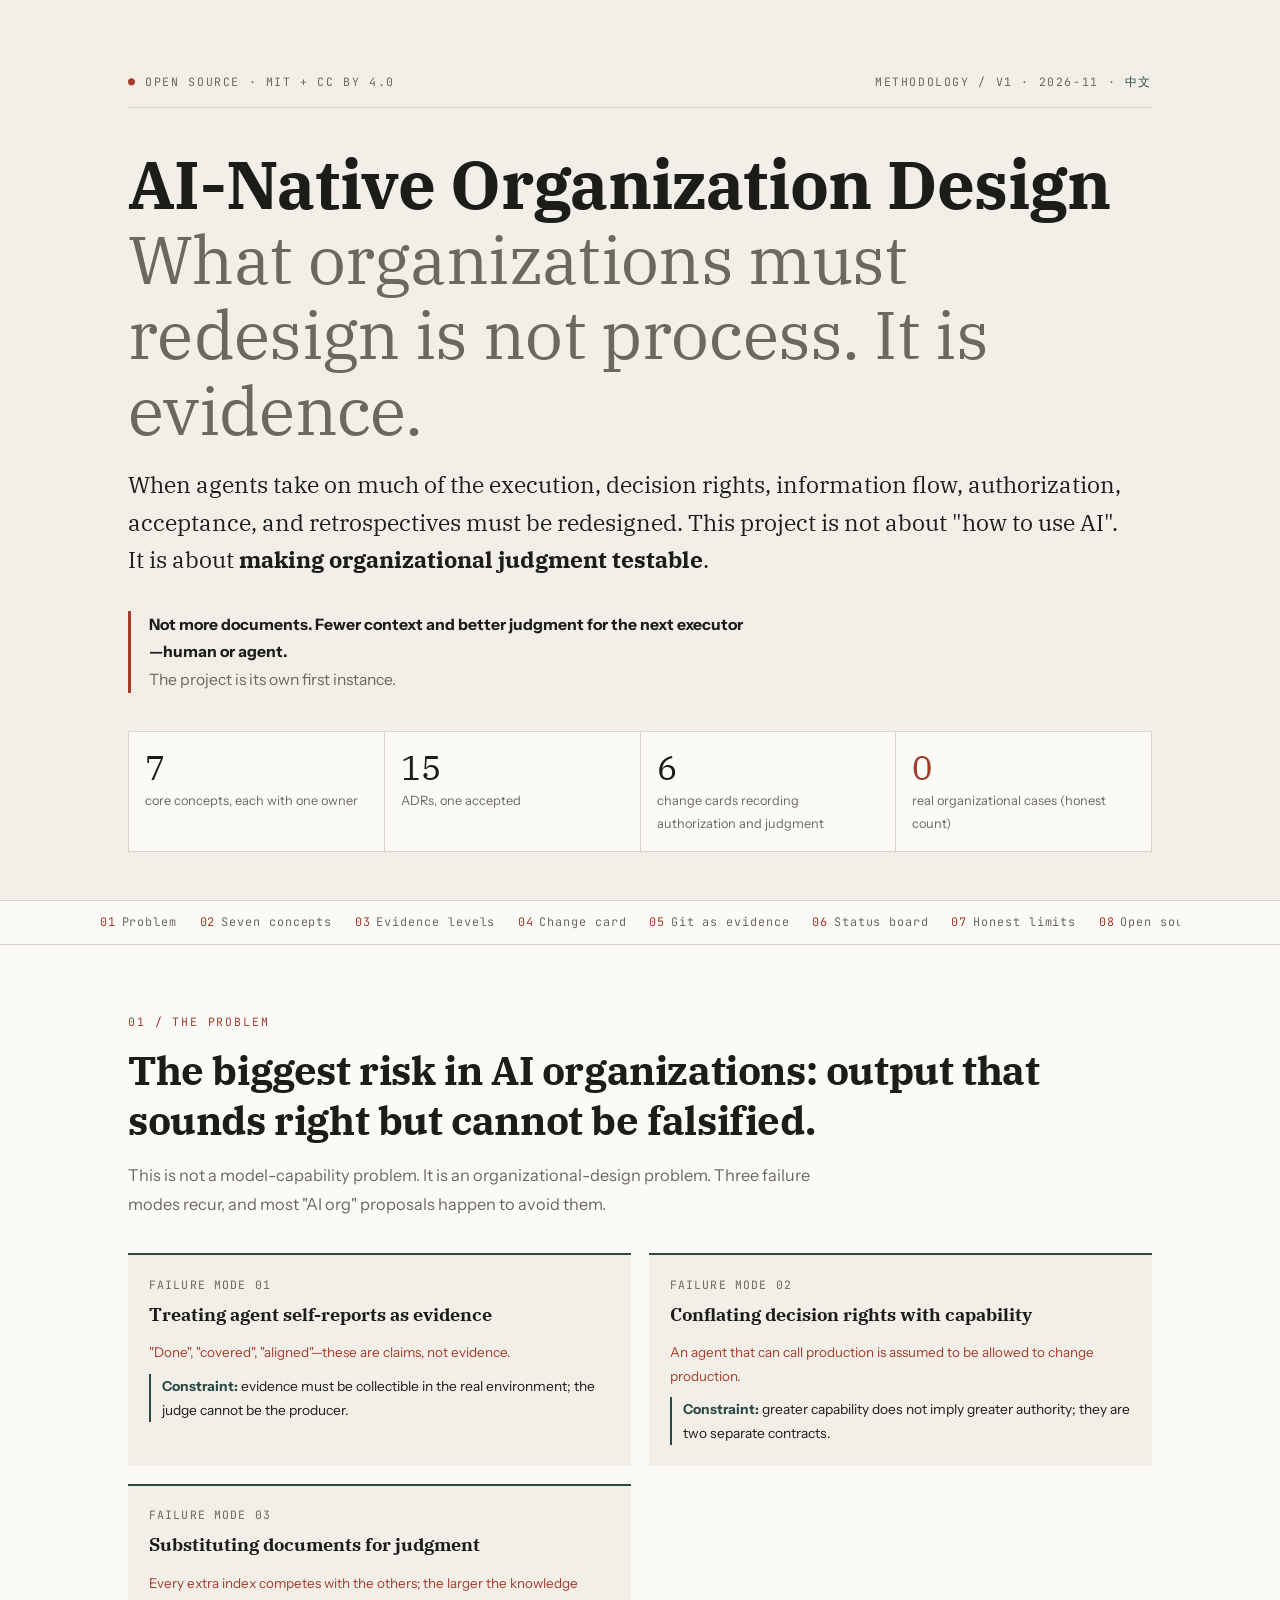
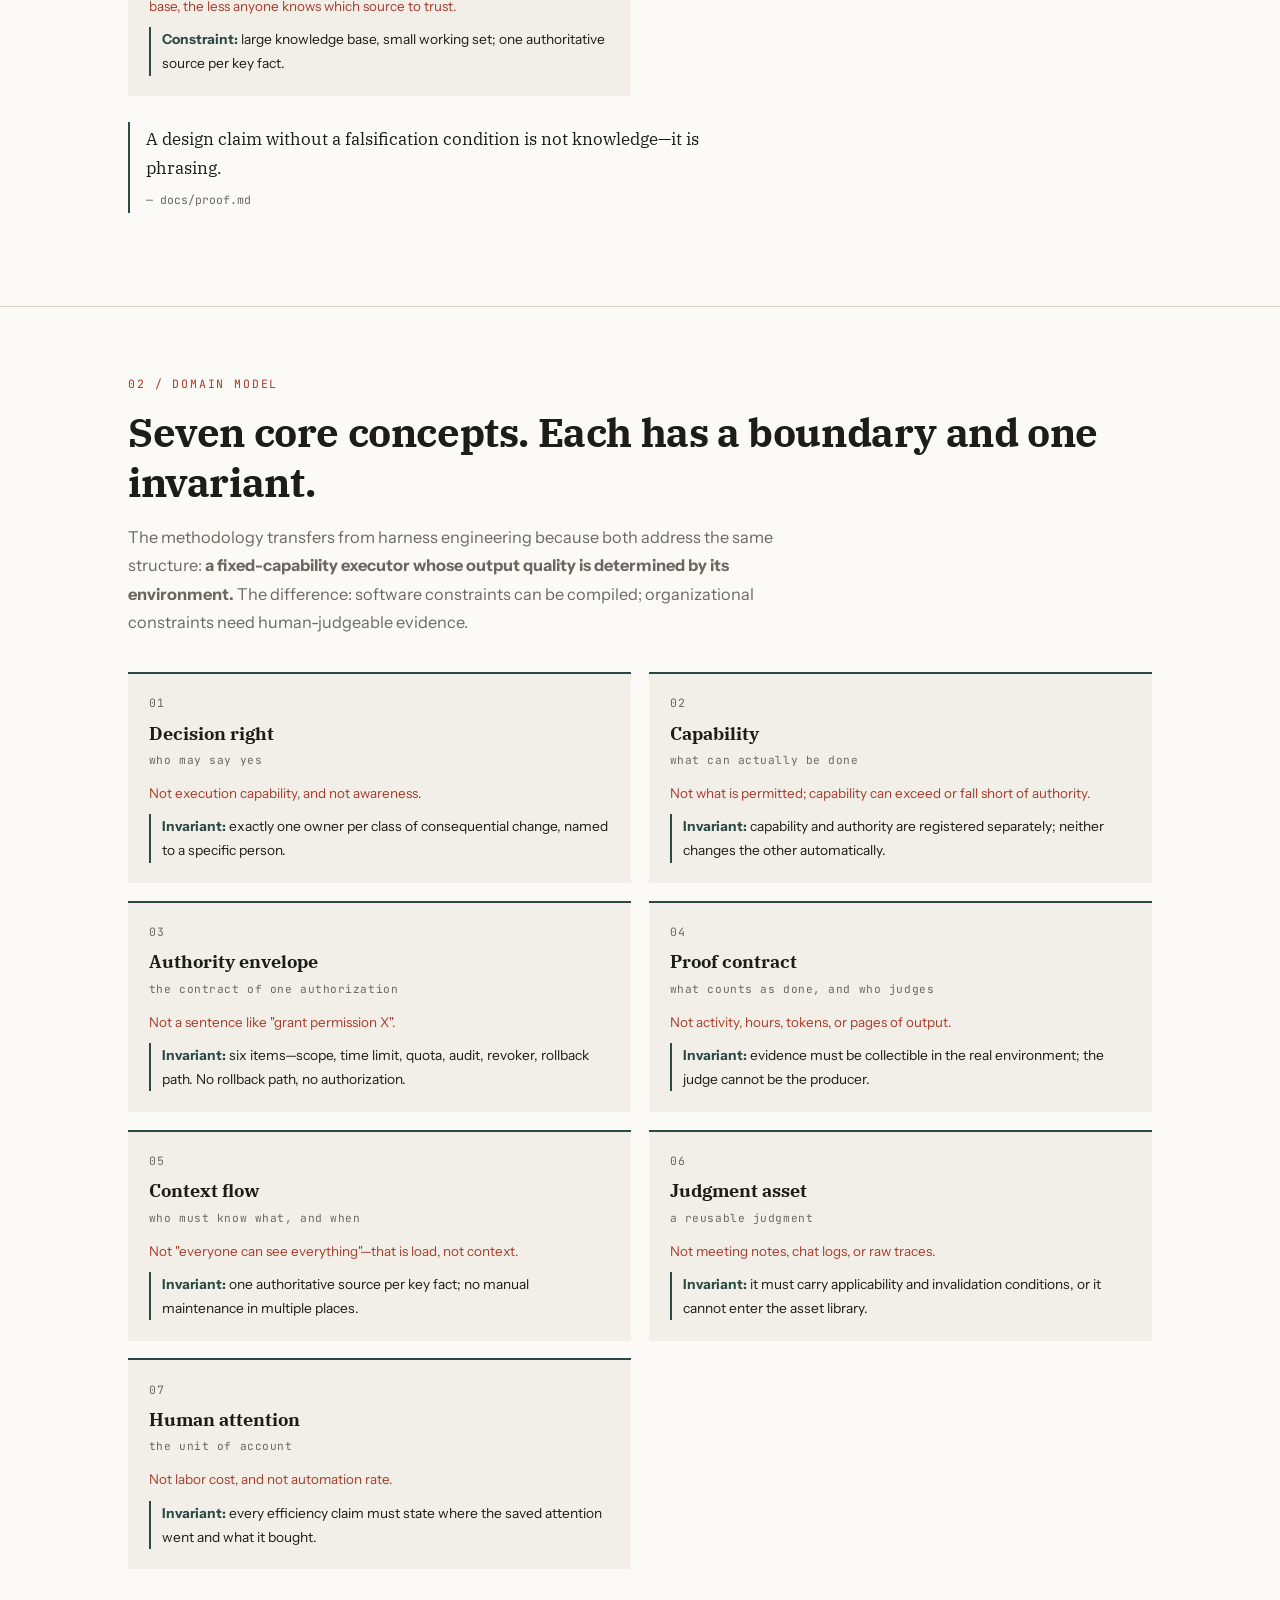
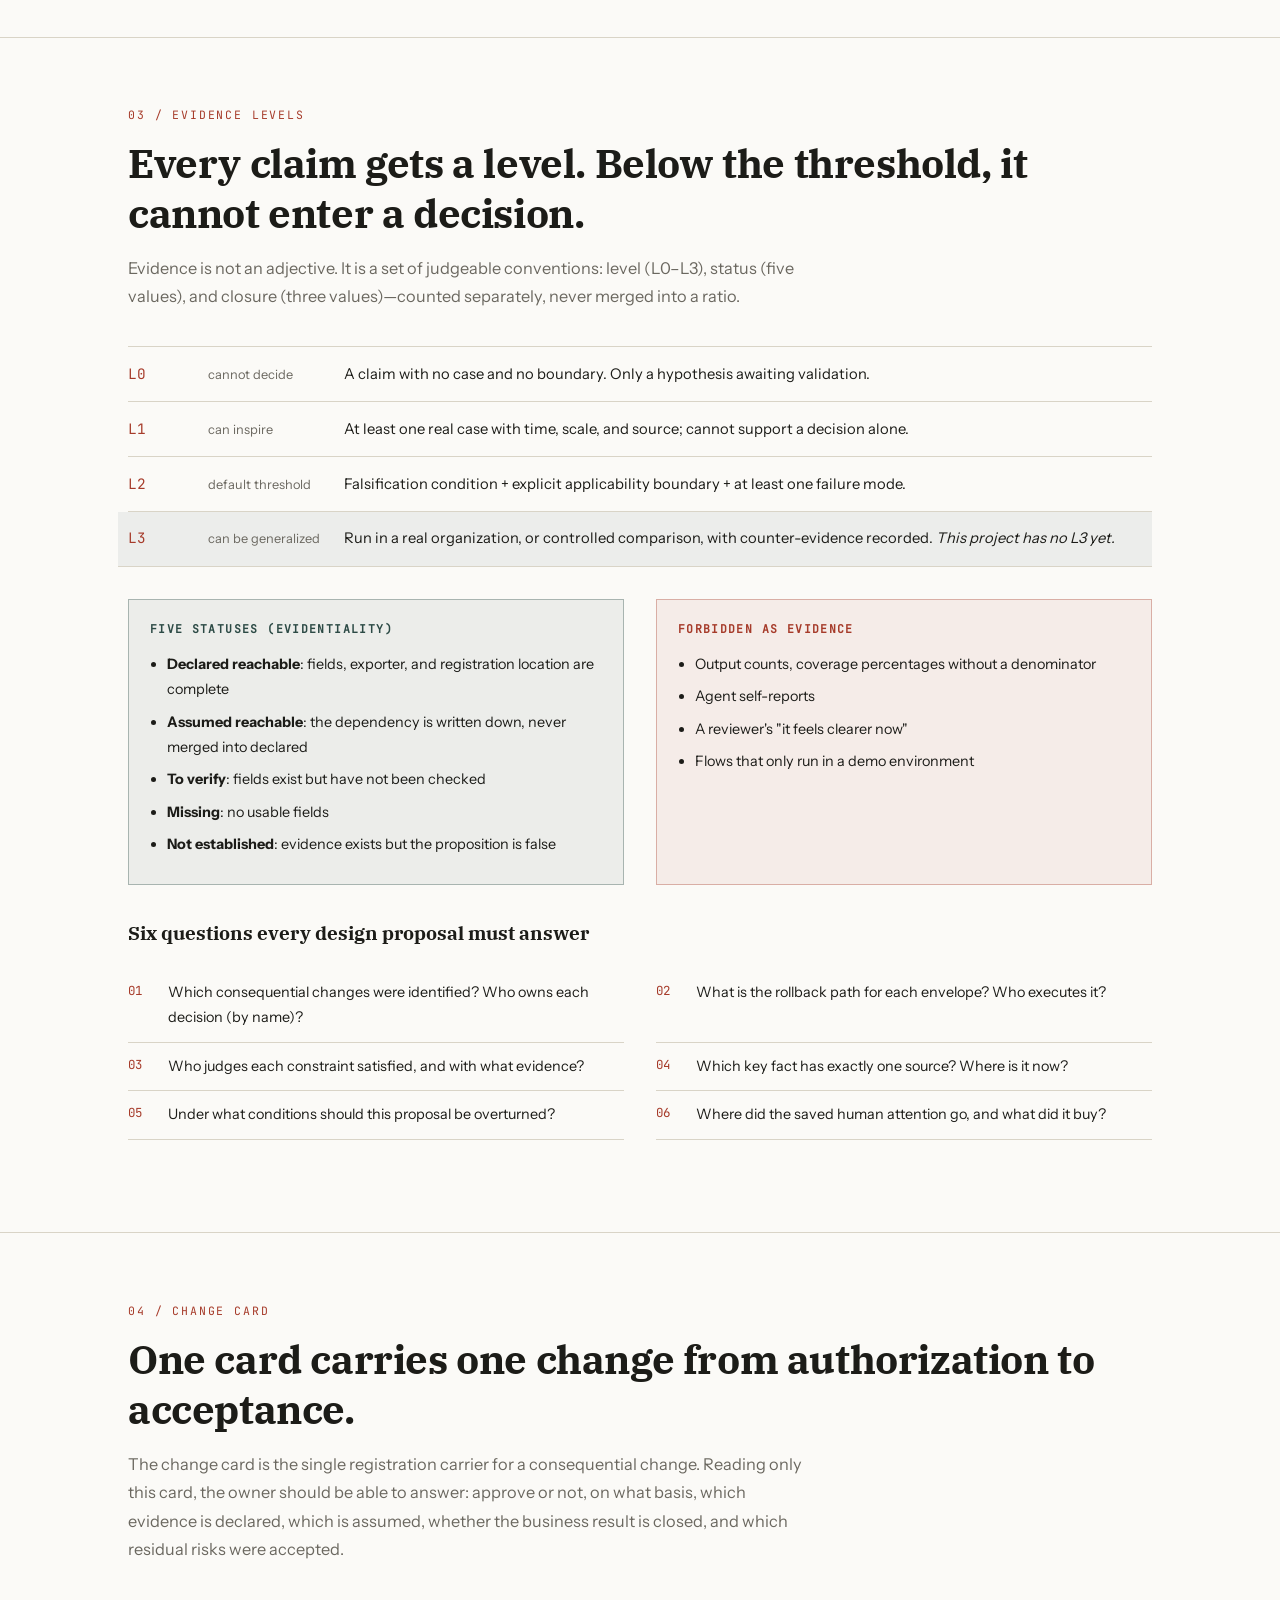
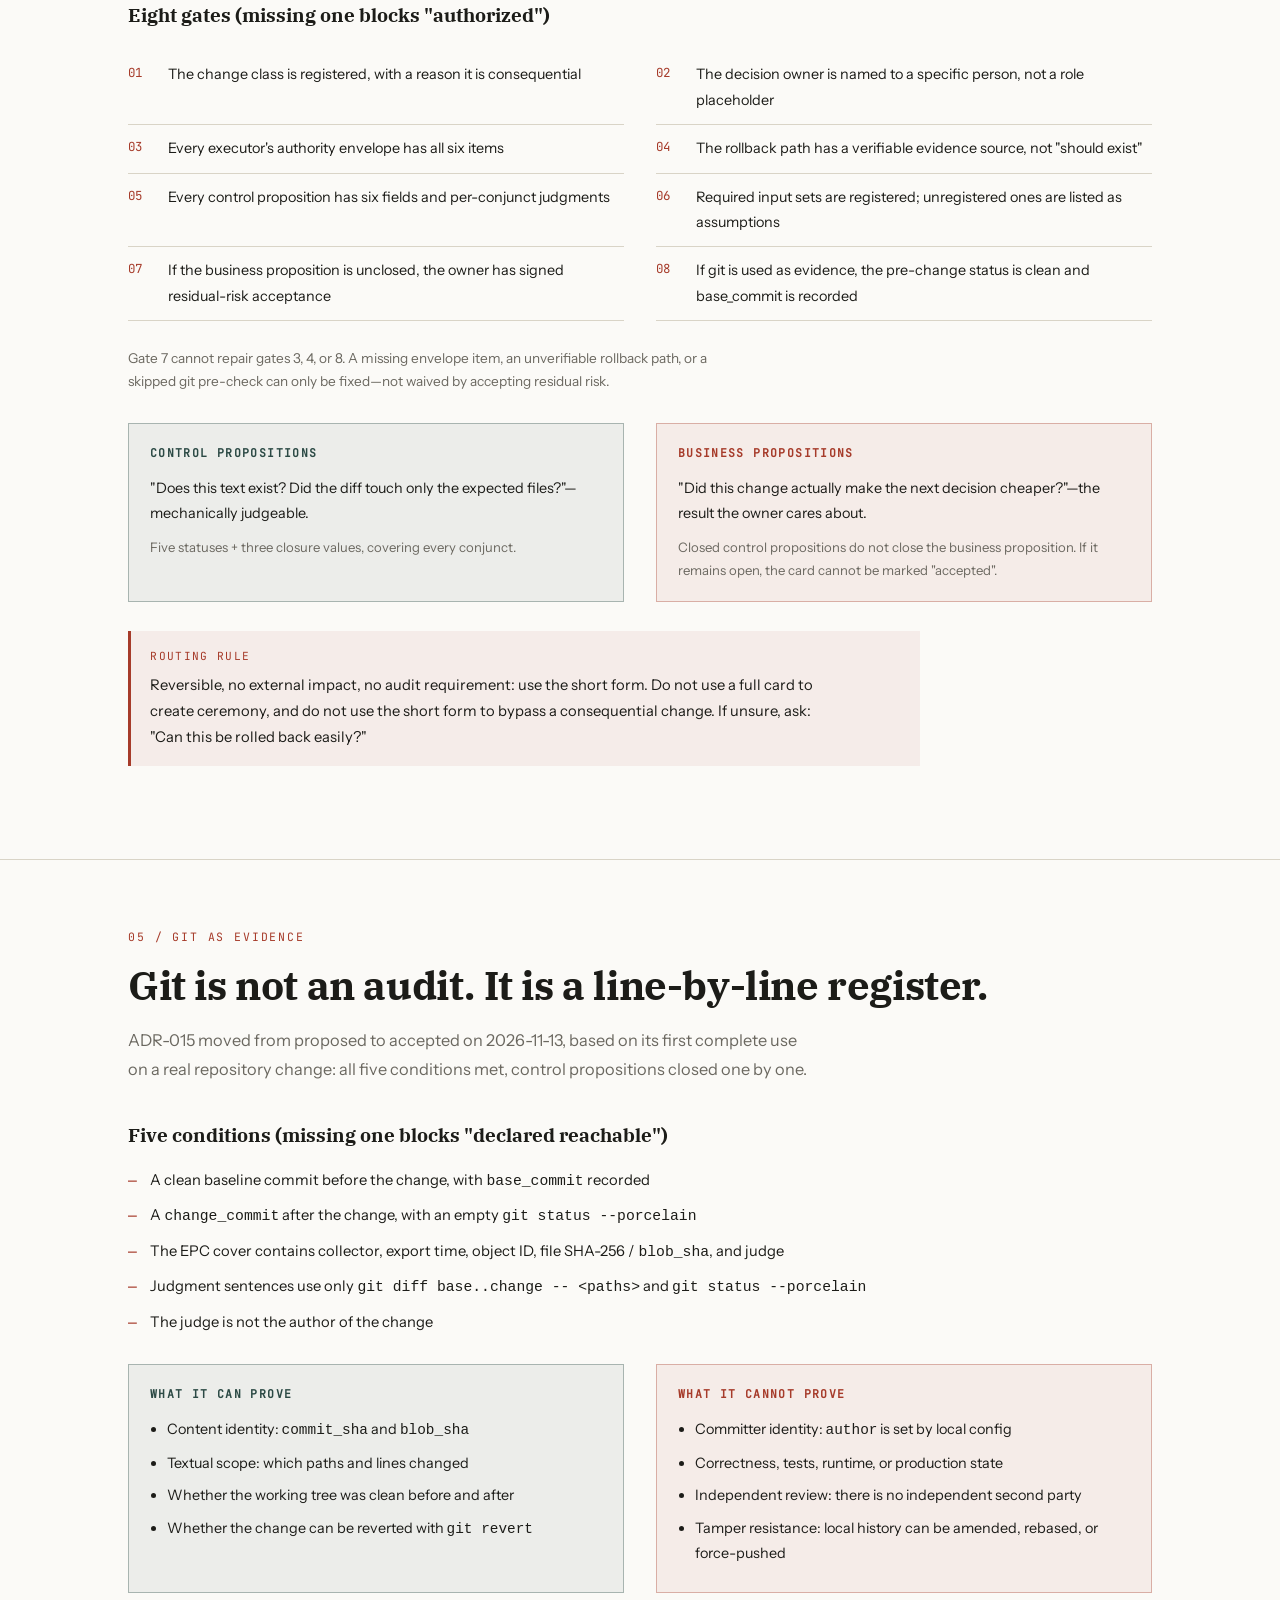
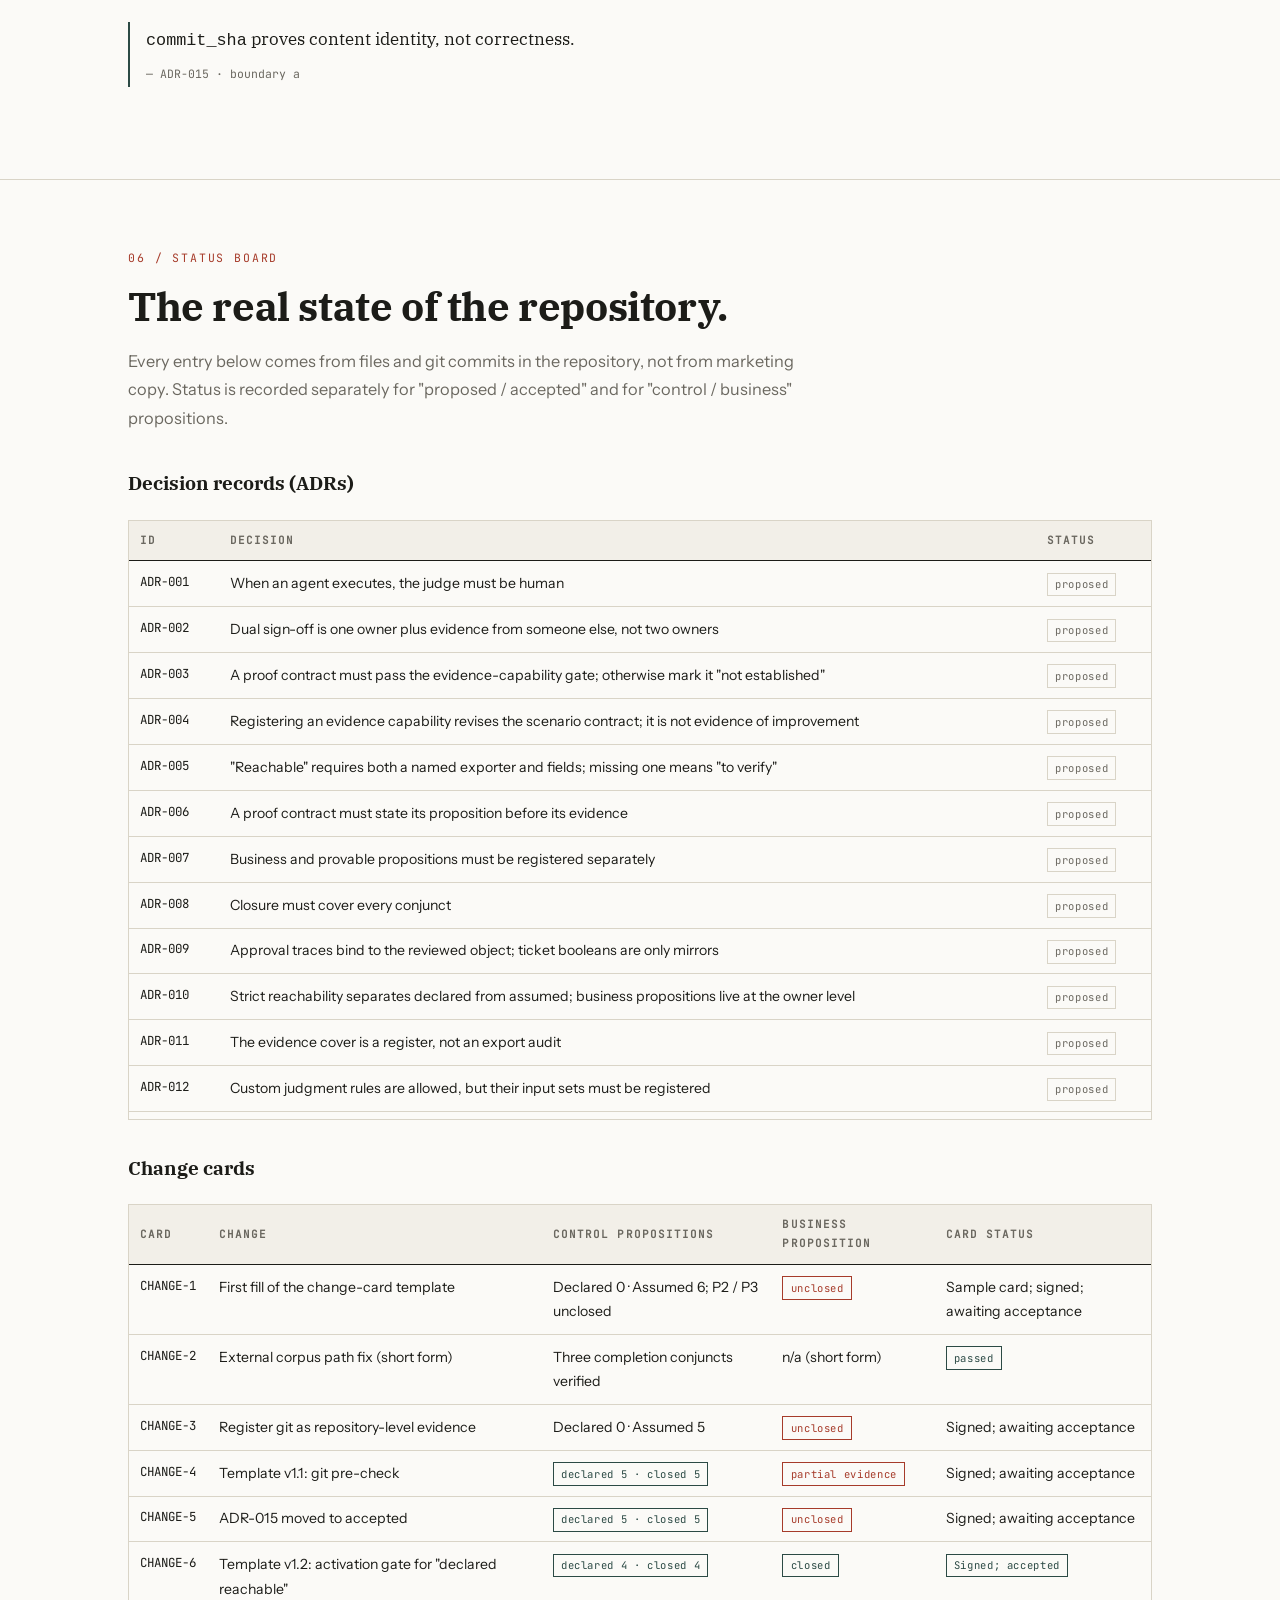
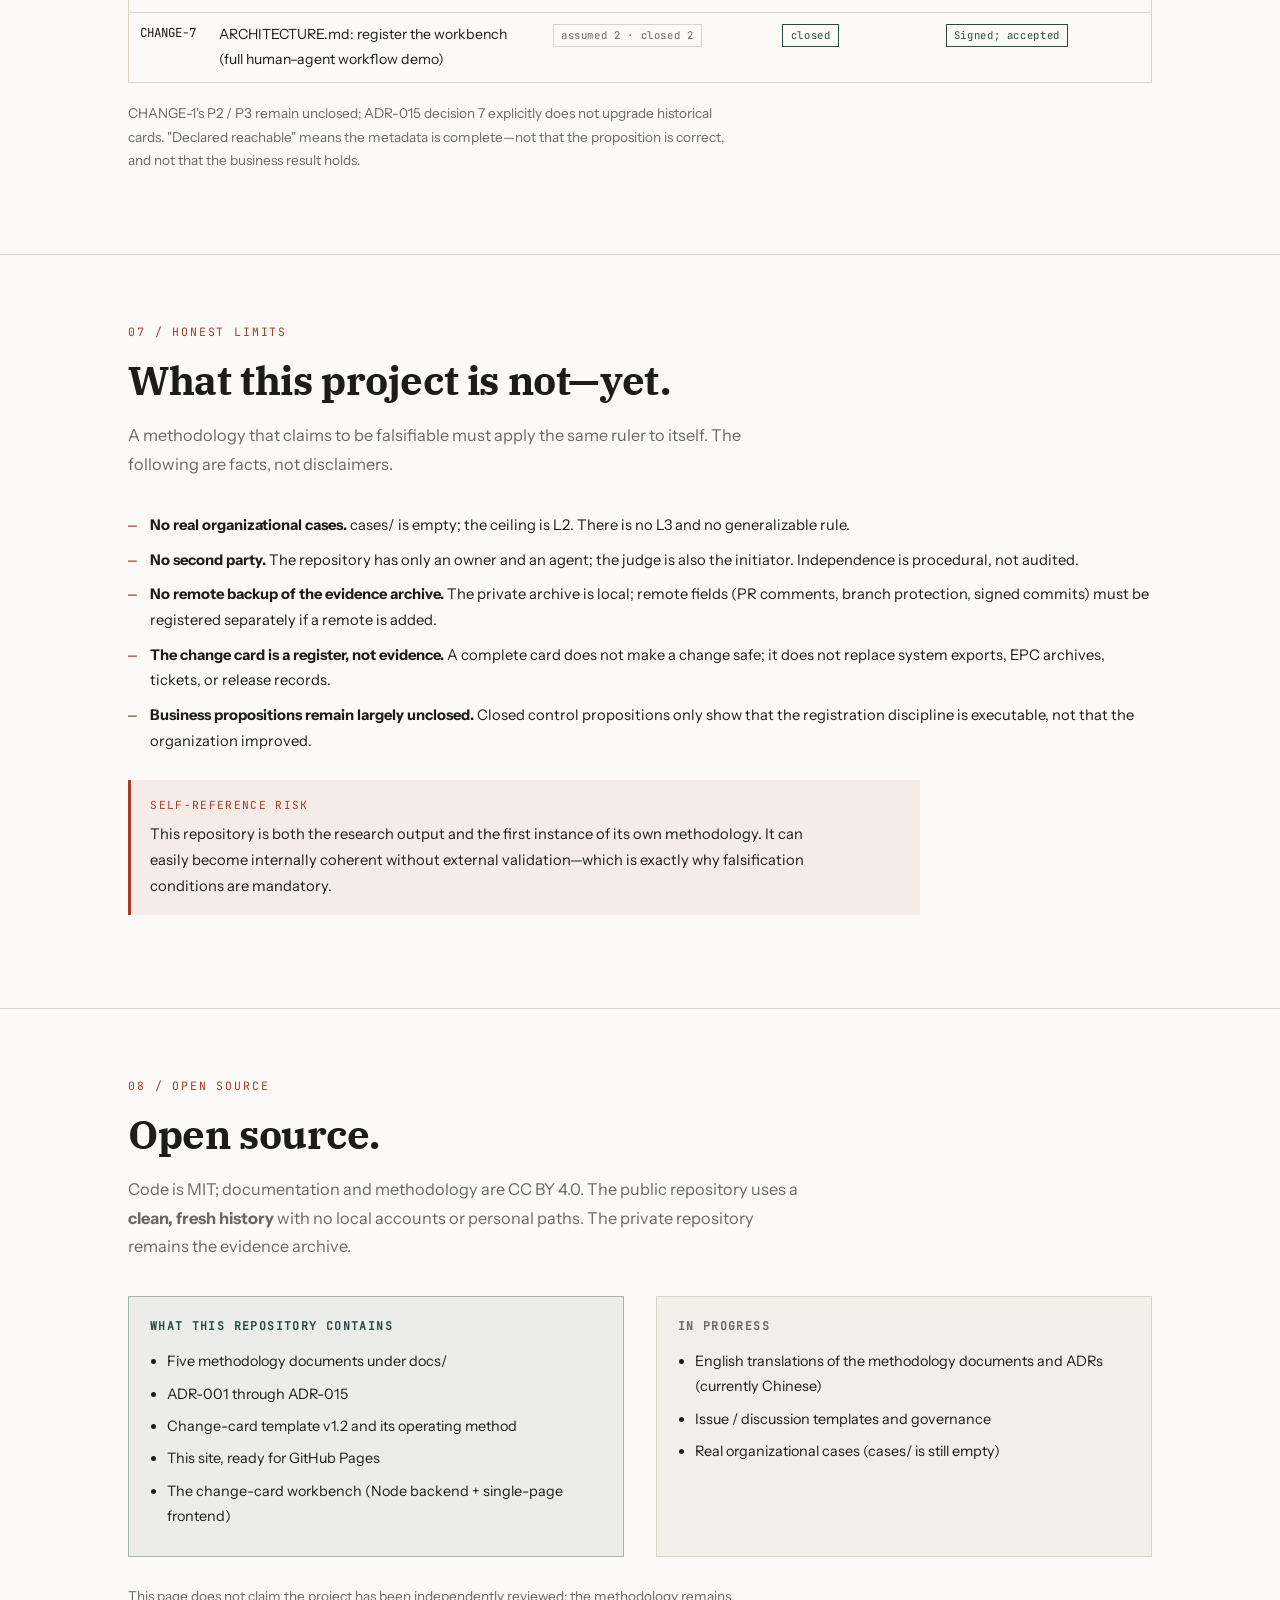
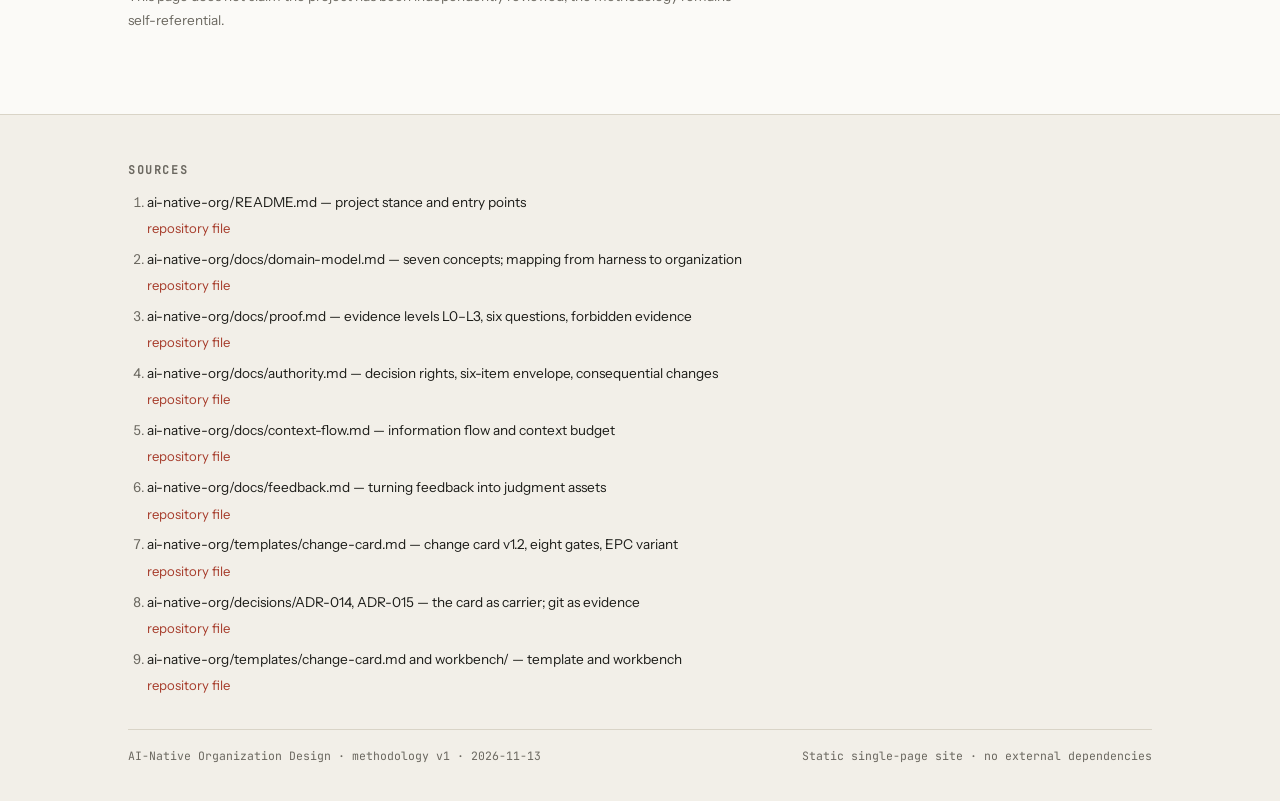
<file: site/index.html>
<!-- Generated by Trae Work -->
<!DOCTYPE html>
<html lang="en">
<head>
<meta charset="UTF-8">
<meta name="viewport" content="width=device-width, initial-scale=1.0">
<title>AI-Native Organization Design — Redesigning organizations through proof</title>
<link rel="stylesheet" href="./style.css">
</head>
<body>

<header class="hero">
  <div class="wrap">
    <div class="hero-top">
      <span><span class="dot">●</span> OPEN SOURCE · MIT + CC BY 4.0</span>
      <span>METHODOLOGY / v1 · 2026-11 · <a href="./zh.html">中文</a></span>
    </div>
    <h1>AI-Native Organization Design<br><span class="thin">What organizations must redesign is not process. It is evidence.</span></h1>
    <p class="hero-lede">
      When agents take on much of the execution, decision rights, information flow,
      authorization, acceptance, and retrospectives must be redesigned. This project is not
      about "how to use AI". It is about
      <strong>making organizational judgment testable</strong>.
    </p>
    <div class="hero-quote">
      <strong>Not more documents. Fewer context and better judgment for the next executor—human or agent.</strong><br>
      The project is its own first instance.
    </div>
    <div class="stat-grid">
      <div class="stat"><span class="n">7</span><span class="lbl">core concepts, each with one owner</span></div>
      <div class="stat"><span class="n">15</span><span class="lbl">ADRs, one accepted</span></div>
      <div class="stat"><span class="n">6</span><span class="lbl">change cards recording authorization and judgment</span></div>
      <div class="stat"><span class="n accent">0</span><span class="lbl">real organizational cases (honest count)</span></div>
    </div>
  </div>
</header>

<nav class="toc">
  <div class="wrap toc-inner">
    <a href="#problem"><span>01</span>Problem</a>
    <a href="#concepts"><span>02</span>Seven concepts</a>
    <a href="#proof"><span>03</span>Evidence levels</a>
    <a href="#card"><span>04</span>Change card</a>
    <a href="#git"><span>05</span>Git as evidence</a>
    <a href="#status"><span>06</span>Status board</a>
    <a href="#limits"><span>07</span>Honest limits</a>
    <a href="#opensource"><span>08</span>Open source</a>
  </div>
</nav>

<main>

<section id="problem">
  <div class="wrap">
    <div class="kicker">01 / The Problem</div>
    <h2>The biggest risk in AI organizations: output that sounds right but cannot be falsified.</h2>
    <p class="lede">
      This is not a model-capability problem. It is an organizational-design problem.
      Three failure modes recur, and most "AI org" proposals happen to avoid them.
    </p>

    <div class="concept-grid">
      <div class="concept">
        <div class="num">FAILURE MODE 01</div>
        <h4>Treating agent self-reports as evidence</h4>
        <p class="not">"Done", "covered", "aligned"—these are claims, not evidence.</p>
        <div class="inv"><b>Constraint:</b> evidence must be collectible in the real environment; the judge cannot be the producer.</div>
      </div>
      <div class="concept">
        <div class="num">FAILURE MODE 02</div>
        <h4>Conflating decision rights with capability</h4>
        <p class="not">An agent that can call production is assumed to be allowed to change production.</p>
        <div class="inv"><b>Constraint:</b> greater capability does not imply greater authority; they are two separate contracts.</div>
      </div>
      <div class="concept">
        <div class="num">FAILURE MODE 03</div>
        <h4>Substituting documents for judgment</h4>
        <p class="not">Every extra index competes with the others; the larger the knowledge base, the less anyone knows which source to trust.</p>
        <div class="inv"><b>Constraint:</b> large knowledge base, small working set; one authoritative source per key fact.</div>
      </div>
    </div>

    <div class="quote">
      A design claim without a falsification condition is not knowledge—it is phrasing.
      <span class="src">— docs/proof.md</span>
    </div>
  </div>
</section>

<section id="concepts">
  <div class="wrap">
    <div class="kicker">02 / Domain Model</div>
    <h2>Seven core concepts. Each has a boundary and one invariant.</h2>
    <p class="lede">
      The methodology transfers from harness engineering because both address the same structure:
      <strong>a fixed-capability executor whose output quality is determined by its environment.</strong>
      The difference: software constraints can be compiled; organizational constraints need human-judgeable evidence.
    </p>

    <div class="concept-grid">
      <div class="concept">
        <div class="num">01</div>
        <h4>Decision right</h4>
        <div class="en">who may say yes</div>
        <p class="not">Not execution capability, and not awareness.</p>
        <div class="inv"><b>Invariant:</b> exactly one owner per class of consequential change, named to a specific person.</div>
      </div>
      <div class="concept">
        <div class="num">02</div>
        <h4>Capability</h4>
        <div class="en">what can actually be done</div>
        <p class="not">Not what is permitted; capability can exceed or fall short of authority.</p>
        <div class="inv"><b>Invariant:</b> capability and authority are registered separately; neither changes the other automatically.</div>
      </div>
      <div class="concept">
        <div class="num">03</div>
        <h4>Authority envelope</h4>
        <div class="en">the contract of one authorization</div>
        <p class="not">Not a sentence like "grant permission X".</p>
        <div class="inv"><b>Invariant:</b> six items—scope, time limit, quota, audit, revoker, rollback path. No rollback path, no authorization.</div>
      </div>
      <div class="concept">
        <div class="num">04</div>
        <h4>Proof contract</h4>
        <div class="en">what counts as done, and who judges</div>
        <p class="not">Not activity, hours, tokens, or pages of output.</p>
        <div class="inv"><b>Invariant:</b> evidence must be collectible in the real environment; the judge cannot be the producer.</div>
      </div>
      <div class="concept">
        <div class="num">05</div>
        <h4>Context flow</h4>
        <div class="en">who must know what, and when</div>
        <p class="not">Not "everyone can see everything"—that is load, not context.</p>
        <div class="inv"><b>Invariant:</b> one authoritative source per key fact; no manual maintenance in multiple places.</div>
      </div>
      <div class="concept">
        <div class="num">06</div>
        <h4>Judgment asset</h4>
        <div class="en">a reusable judgment</div>
        <p class="not">Not meeting notes, chat logs, or raw traces.</p>
        <div class="inv"><b>Invariant:</b> it must carry applicability and invalidation conditions, or it cannot enter the asset library.</div>
      </div>
      <div class="concept">
        <div class="num">07</div>
        <h4>Human attention</h4>
        <div class="en">the unit of account</div>
        <p class="not">Not labor cost, and not automation rate.</p>
        <div class="inv"><b>Invariant:</b> every efficiency claim must state where the saved attention went and what it bought.</div>
      </div>
    </div>
  </div>
</section>

<section id="proof">
  <div class="wrap">
    <div class="kicker">03 / Evidence Levels</div>
    <h2>Every claim gets a level. Below the threshold, it cannot enter a decision.</h2>
    <p class="lede">
      Evidence is not an adjective. It is a set of judgeable conventions: level (L0–L3),
      status (five values), and closure (three values)—counted separately, never merged into a ratio.
    </p>

    <div class="ladder">
      <div class="rung">
        <span class="lv">L0</span>
        <span class="use">cannot decide</span>
        <span class="req">A claim with no case and no boundary. Only a hypothesis awaiting validation.</span>
      </div>
      <div class="rung">
        <span class="lv">L1</span>
        <span class="use">can inspire</span>
        <span class="req">At least one real case with time, scale, and source; cannot support a decision alone.</span>
      </div>
      <div class="rung">
        <span class="lv">L2</span>
        <span class="use">default threshold</span>
        <span class="req">Falsification condition + explicit applicability boundary + at least one failure mode.</span>
      </div>
      <div class="rung l3">
        <span class="lv">L3</span>
        <span class="use">can be generalized</span>
        <span class="req">Run in a real organization, or controlled comparison, with counter-evidence recorded. <em>This project has no L3 yet.</em></span>
      </div>
    </div>

    <div class="two-col">
      <div class="panel allow">
        <h4>Five statuses (evidentiality)</h4>
        <ul>
          <li><strong>Declared reachable</strong>: fields, exporter, and registration location are complete</li>
          <li><strong>Assumed reachable</strong>: the dependency is written down, never merged into declared</li>
          <li><strong>To verify</strong>: fields exist but have not been checked</li>
          <li><strong>Missing</strong>: no usable fields</li>
          <li><strong>Not established</strong>: evidence exists but the proposition is false</li>
        </ul>
      </div>
      <div class="panel deny">
        <h4>Forbidden as evidence</h4>
        <ul>
          <li>Output counts, coverage percentages without a denominator</li>
          <li>Agent self-reports</li>
          <li>A reviewer's "it feels clearer now"</li>
          <li>Flows that only run in a demo environment</li>
        </ul>
      </div>
    </div>

    <h3>Six questions every design proposal must answer</h3>
    <div class="gates">
      <div class="gate"><span class="g">01</span><span>Which consequential changes were identified? Who owns each decision (by name)?</span></div>
      <div class="gate"><span class="g">02</span><span>What is the rollback path for each envelope? Who executes it?</span></div>
      <div class="gate"><span class="g">03</span><span>Who judges each constraint satisfied, and with what evidence?</span></div>
      <div class="gate"><span class="g">04</span><span>Which key fact has exactly one source? Where is it now?</span></div>
      <div class="gate"><span class="g">05</span><span>Under what conditions should this proposal be overturned?</span></div>
      <div class="gate"><span class="g">06</span><span>Where did the saved human attention go, and what did it buy?</span></div>
    </div>
  </div>
</section>

<section id="card">
  <div class="wrap">
    <div class="kicker">04 / Change Card</div>
    <h2>One card carries one change from authorization to acceptance.</h2>
    <p class="lede">
      The change card is the single registration carrier for a consequential change. Reading
      only this card, the owner should be able to answer: approve or not, on what basis,
      which evidence is declared, which is assumed, whether the business result is closed,
      and which residual risks were accepted.
    </p>

    <h3>Eight gates (missing one blocks "authorized")</h3>
    <div class="gates">
      <div class="gate"><span class="g">01</span><span>The change class is registered, with a reason it is consequential</span></div>
      <div class="gate"><span class="g">02</span><span>The decision owner is named to a specific person, not a role placeholder</span></div>
      <div class="gate"><span class="g">03</span><span>Every executor's authority envelope has all six items</span></div>
      <div class="gate"><span class="g">04</span><span>The rollback path has a verifiable evidence source, not "should exist"</span></div>
      <div class="gate"><span class="g">05</span><span>Every control proposition has six fields and per-conjunct judgments</span></div>
      <div class="gate"><span class="g">06</span><span>Required input sets are registered; unregistered ones are listed as assumptions</span></div>
      <div class="gate"><span class="g">07</span><span>If the business proposition is unclosed, the owner has signed residual-risk acceptance</span></div>
      <div class="gate"><span class="g">08</span><span>If git is used as evidence, the pre-change status is clean and base_commit is recorded</span></div>
    </div>
    <p class="small">Gate 7 cannot repair gates 3, 4, or 8. A missing envelope item, an unverifiable rollback path, or a skipped git pre-check can only be fixed—not waived by accepting residual risk.</p>

    <div class="two-col">
      <div class="panel allow">
        <h4>Control propositions</h4>
        <p style="margin:0 0 .6rem;font-size:.9rem;">"Does this text exist? Did the diff touch only the expected files?"—mechanically judgeable.</p>
        <p style="margin:0;font-size:.82rem;color:var(--muted);">Five statuses + three closure values, covering every conjunct.</p>
      </div>
      <div class="panel deny">
        <h4>Business propositions</h4>
        <p style="margin:0 0 .6rem;font-size:.9rem;">"Did this change actually make the next decision cheaper?"—the result the owner cares about.</p>
        <p style="margin:0;font-size:.82rem;color:var(--muted);">Closed control propositions do not close the business proposition. If it remains open, the card cannot be marked "accepted".</p>
      </div>
    </div>

    <div class="callout">
      <span class="t">Routing rule</span>
      <p>Reversible, no external impact, no audit requirement: use the short form. Do not use a full card to create ceremony, and do not use the short form to bypass a consequential change. If unsure, ask: "Can this be rolled back easily?"</p>
    </div>
  </div>
</section>

<section id="git">
  <div class="wrap">
    <div class="kicker">05 / Git as Evidence</div>
    <h2>Git is not an audit. It is a line-by-line register.</h2>
    <p class="lede">
      ADR-015 moved from proposed to accepted on 2026-11-13, based on its first complete use
      on a real repository change: all five conditions met, control propositions closed one by one.
    </p>

    <h3>Five conditions (missing one blocks "declared reachable")</h3>
    <ul class="checks">
      <li>A clean baseline commit before the change, with <code>base_commit</code> recorded</li>
      <li>A <code>change_commit</code> after the change, with an empty <code>git status --porcelain</code></li>
      <li>The EPC cover contains collector, export time, object ID, file SHA-256 / <code>blob_sha</code>, and judge</li>
      <li>Judgment sentences use only <code>git diff base..change -- &lt;paths&gt;</code> and <code>git status --porcelain</code></li>
      <li>The judge is not the author of the change</li>
    </ul>

    <div class="two-col">
      <div class="panel allow">
        <h4>What it can prove</h4>
        <ul>
          <li>Content identity: <code>commit_sha</code> and <code>blob_sha</code></li>
          <li>Textual scope: which paths and lines changed</li>
          <li>Whether the working tree was clean before and after</li>
          <li>Whether the change can be reverted with <code>git revert</code></li>
        </ul>
      </div>
      <div class="panel deny">
        <h4>What it cannot prove</h4>
        <ul>
          <li>Committer identity: <code>author</code> is set by local config</li>
          <li>Correctness, tests, runtime, or production state</li>
          <li>Independent review: there is no independent second party</li>
          <li>Tamper resistance: local history can be amended, rebased, or force-pushed</li>
        </ul>
      </div>
    </div>

    <div class="quote">
      <code>commit_sha</code> proves content identity, not correctness.
      <span class="src">— ADR-015 · boundary a</span>
    </div>
  </div>
</section>

<section id="status">
  <div class="wrap">
    <div class="kicker">06 / Status Board</div>
    <h2>The real state of the repository.</h2>
    <p class="lede">
      Every entry below comes from files and git commits in the repository, not from marketing copy.
      Status is recorded separately for "proposed / accepted" and for "control / business" propositions.
    </p>

    <h3>Decision records (ADRs)</h3>
    <div class="table-wrap">
      <table>
        <thead>
          <tr><th>ID</th><th>Decision</th><th>Status</th></tr>
        </thead>
        <tbody>
          <tr><td class="id">ADR-001</td><td>When an agent executes, the judge must be human</td><td><span class="pill">proposed</span></td></tr>
          <tr><td class="id">ADR-002</td><td>Dual sign-off is one owner plus evidence from someone else, not two owners</td><td><span class="pill">proposed</span></td></tr>
          <tr><td class="id">ADR-003</td><td>A proof contract must pass the evidence-capability gate; otherwise mark it "not established"</td><td><span class="pill">proposed</span></td></tr>
          <tr><td class="id">ADR-004</td><td>Registering an evidence capability revises the scenario contract; it is not evidence of improvement</td><td><span class="pill">proposed</span></td></tr>
          <tr><td class="id">ADR-005</td><td>"Reachable" requires both a named exporter and fields; missing one means "to verify"</td><td><span class="pill">proposed</span></td></tr>
          <tr><td class="id">ADR-006</td><td>A proof contract must state its proposition before its evidence</td><td><span class="pill">proposed</span></td></tr>
          <tr><td class="id">ADR-007</td><td>Business and provable propositions must be registered separately</td><td><span class="pill">proposed</span></td></tr>
          <tr><td class="id">ADR-008</td><td>Closure must cover every conjunct</td><td><span class="pill">proposed</span></td></tr>
          <tr><td class="id">ADR-009</td><td>Approval traces bind to the reviewed object; ticket booleans are only mirrors</td><td><span class="pill">proposed</span></td></tr>
          <tr><td class="id">ADR-010</td><td>Strict reachability separates declared from assumed; business propositions live at the owner level</td><td><span class="pill">proposed</span></td></tr>
          <tr><td class="id">ADR-011</td><td>The evidence cover is a register, not an export audit</td><td><span class="pill">proposed</span></td></tr>
          <tr><td class="id">ADR-012</td><td>Custom judgment rules are allowed, but their input sets must be registered</td><td><span class="pill">proposed</span></td></tr>
          <tr><td class="id">ADR-013</td><td>Structured PR comment conventions (release-go / copy-ok / postmortem / migration-review)</td><td><span class="pill">proposed</span></td></tr>
          <tr><td class="id">ADR-014</td><td>The change card is the single registration carrier for consequential changes</td><td><span class="pill">proposed</span></td></tr>
          <tr><td class="id">ADR-015</td><td>Git as a repository-level evidence capability</td><td><span class="pill ok">accepted</span></td></tr>
        </tbody>
      </table>
    </div>

    <h3>Change cards</h3>
    <div class="table-wrap">
      <table>
        <thead>
          <tr><th>Card</th><th>Change</th><th>Control propositions</th><th>Business proposition</th><th>Card status</th></tr>
        </thead>
        <tbody>
          <tr>
            <td class="id">CHANGE-1</td>
            <td>First fill of the change-card template</td>
            <td>Declared 0 · Assumed 6; P2 / P3 unclosed</td>
            <td><span class="pill open">unclosed</span></td>
            <td>Sample card; signed; awaiting acceptance</td>
          </tr>
          <tr>
            <td class="id">CHANGE-2</td>
            <td>External corpus path fix (short form)</td>
            <td>Three completion conjuncts verified</td>
            <td>n/a (short form)</td>
            <td><span class="pill ok">passed</span></td>
          </tr>
          <tr>
            <td class="id">CHANGE-3</td>
            <td>Register git as repository-level evidence</td>
            <td>Declared 0 · Assumed 5</td>
            <td><span class="pill open">unclosed</span></td>
            <td>Signed; awaiting acceptance</td>
          </tr>
          <tr>
            <td class="id">CHANGE-4</td>
            <td>Template v1.1: git pre-check</td>
            <td><span class="pill ok">declared 5 · closed 5</span></td>
            <td><span class="pill open">partial evidence</span></td>
            <td>Signed; awaiting acceptance</td>
          </tr>
          <tr>
            <td class="id">CHANGE-5</td>
            <td>ADR-015 moved to accepted</td>
            <td><span class="pill ok">declared 5 · closed 5</span></td>
            <td><span class="pill open">unclosed</span></td>
            <td>Signed; awaiting acceptance</td>
          </tr>
          <tr>
            <td class="id">CHANGE-6</td>
            <td>Template v1.2: activation gate for "declared reachable"</td>
            <td><span class="pill ok">declared 4 · closed 4</span></td>
            <td><span class="pill ok">closed</span></td>
            <td><span class="pill ok">Signed; accepted</span></td>
          </tr>
          <tr>
            <td class="id">CHANGE-7</td>
            <td>ARCHITECTURE.md: register the workbench (full human–agent workflow demo)</td>
            <td><span class="pill">assumed 2 · closed 2</span></td>
            <td><span class="pill ok">closed</span></td>
            <td><span class="pill ok">Signed; accepted</span></td>
          </tr>
        </tbody>
      </table>
    </div>
    <p class="small">
      CHANGE-1's P2 / P3 remain unclosed; ADR-015 decision 7 explicitly does not upgrade historical cards.
      "Declared reachable" means the metadata is complete—not that the proposition is correct, and not that the business result holds.
    </p>
  </div>
</section>

<section id="limits">
  <div class="wrap">
    <div class="kicker">07 / Honest Limits</div>
    <h2>What this project is not—yet.</h2>
    <p class="lede">
      A methodology that claims to be falsifiable must apply the same ruler to itself.
      The following are facts, not disclaimers.
    </p>

    <ul class="checks">
      <li><strong>No real organizational cases.</strong> cases/ is empty; the ceiling is L2. There is no L3 and no generalizable rule.</li>
      <li><strong>No second party.</strong> The repository has only an owner and an agent; the judge is also the initiator. Independence is procedural, not audited.</li>
      <li><strong>No remote backup of the evidence archive.</strong> The private archive is local; remote fields (PR comments, branch protection, signed commits) must be registered separately if a remote is added.</li>
      <li><strong>The change card is a register, not evidence.</strong> A complete card does not make a change safe; it does not replace system exports, EPC archives, tickets, or release records.</li>
      <li><strong>Business propositions remain largely unclosed.</strong> Closed control propositions only show that the registration discipline is executable, not that the organization improved.</li>
    </ul>

    <div class="callout">
      <span class="t">Self-reference risk</span>
      <p>This repository is both the research output and the first instance of its own methodology. It can easily become internally coherent without external validation—which is exactly why falsification conditions are mandatory.</p>
    </div>
  </div>
</section>

<section id="opensource">
  <div class="wrap">
    <div class="kicker">08 / Open Source</div>
    <h2>Open source.</h2>
    <p class="lede">
      Code is MIT; documentation and methodology are CC BY 4.0. The public repository uses a
      <strong>clean, fresh history</strong> with no local accounts or personal paths. The private
      repository remains the evidence archive.
    </p>

    <div class="two-col">
      <div class="panel allow">
        <h4>What this repository contains</h4>
        <ul>
          <li>Five methodology documents under docs/</li>
          <li>ADR-001 through ADR-015</li>
          <li>Change-card template v1.2 and its operating method</li>
          <li>This site, ready for GitHub Pages</li>
          <li>The change-card workbench (Node backend + single-page frontend)</li>
        </ul>
      </div>
      <div class="panel">
        <h4>In progress</h4>
        <ul>
          <li>English translations of the methodology documents and ADRs (currently Chinese)</li>
          <li>Issue / discussion templates and governance</li>
          <li>Real organizational cases (cases/ is still empty)</li>
        </ul>
      </div>
    </div>

    <p class="small">
      This page does not claim the project has been independently reviewed; the methodology remains self-referential.
    </p>
  </div>
</section>

</main>

<footer>
  <div class="wrap">
    <div class="sources">
      <h2>Sources</h2>
      <ol>
        <li id="cite-1">
          <span class="src-title">ai-native-org/README.md — project stance and entry points</span>
          <span class="src-url">repository file</span>
        </li>
        <li id="cite-2">
          <span class="src-title">ai-native-org/docs/domain-model.md — seven concepts; mapping from harness to organization</span>
          <span class="src-url">repository file</span>
        </li>
        <li id="cite-3">
          <span class="src-title">ai-native-org/docs/proof.md — evidence levels L0–L3, six questions, forbidden evidence</span>
          <span class="src-url">repository file</span>
        </li>
        <li id="cite-4">
          <span class="src-title">ai-native-org/docs/authority.md — decision rights, six-item envelope, consequential changes</span>
          <span class="src-url">repository file</span>
        </li>
        <li id="cite-5">
          <span class="src-title">ai-native-org/docs/context-flow.md — information flow and context budget</span>
          <span class="src-url">repository file</span>
        </li>
        <li id="cite-6">
          <span class="src-title">ai-native-org/docs/feedback.md — turning feedback into judgment assets</span>
          <span class="src-url">repository file</span>
        </li>
        <li id="cite-7">
          <span class="src-title">ai-native-org/templates/change-card.md — change card v1.2, eight gates, EPC variant</span>
          <span class="src-url">repository file</span>
        </li>
        <li id="cite-8">
          <span class="src-title">ai-native-org/decisions/ADR-014, ADR-015 — the card as carrier; git as evidence</span>
          <span class="src-url">repository file</span>
        </li>
        <li id="cite-9">
          <span class="src-title">ai-native-org/templates/change-card.md and workbench/ — template and workbench</span>
          <span class="src-url">repository file</span>
        </li>
      </ol>
    </div>
    <div class="footnote">
      <span>AI-Native Organization Design · methodology v1 · 2026-11-13</span>
      <span>Static single-page site · no external dependencies</span>
    </div>
  </div>
</footer>

</body>
</html>
</file>
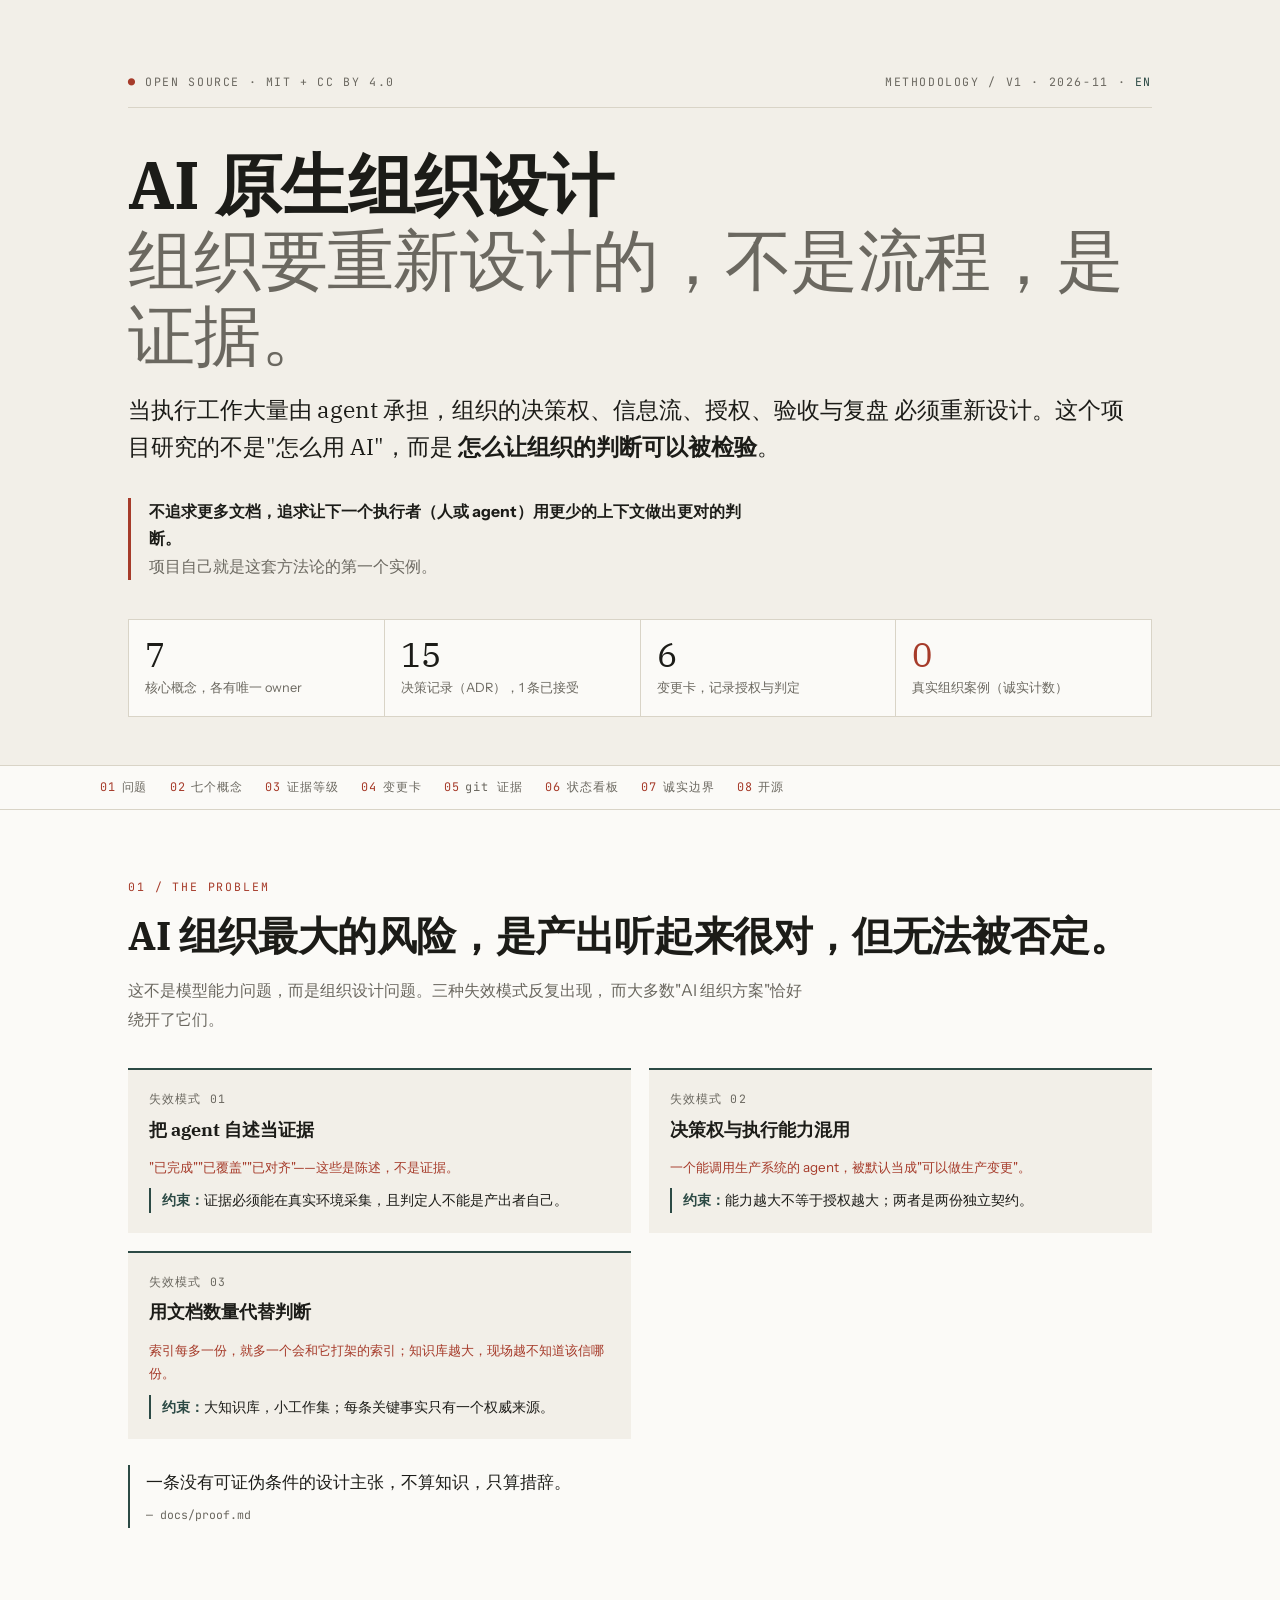
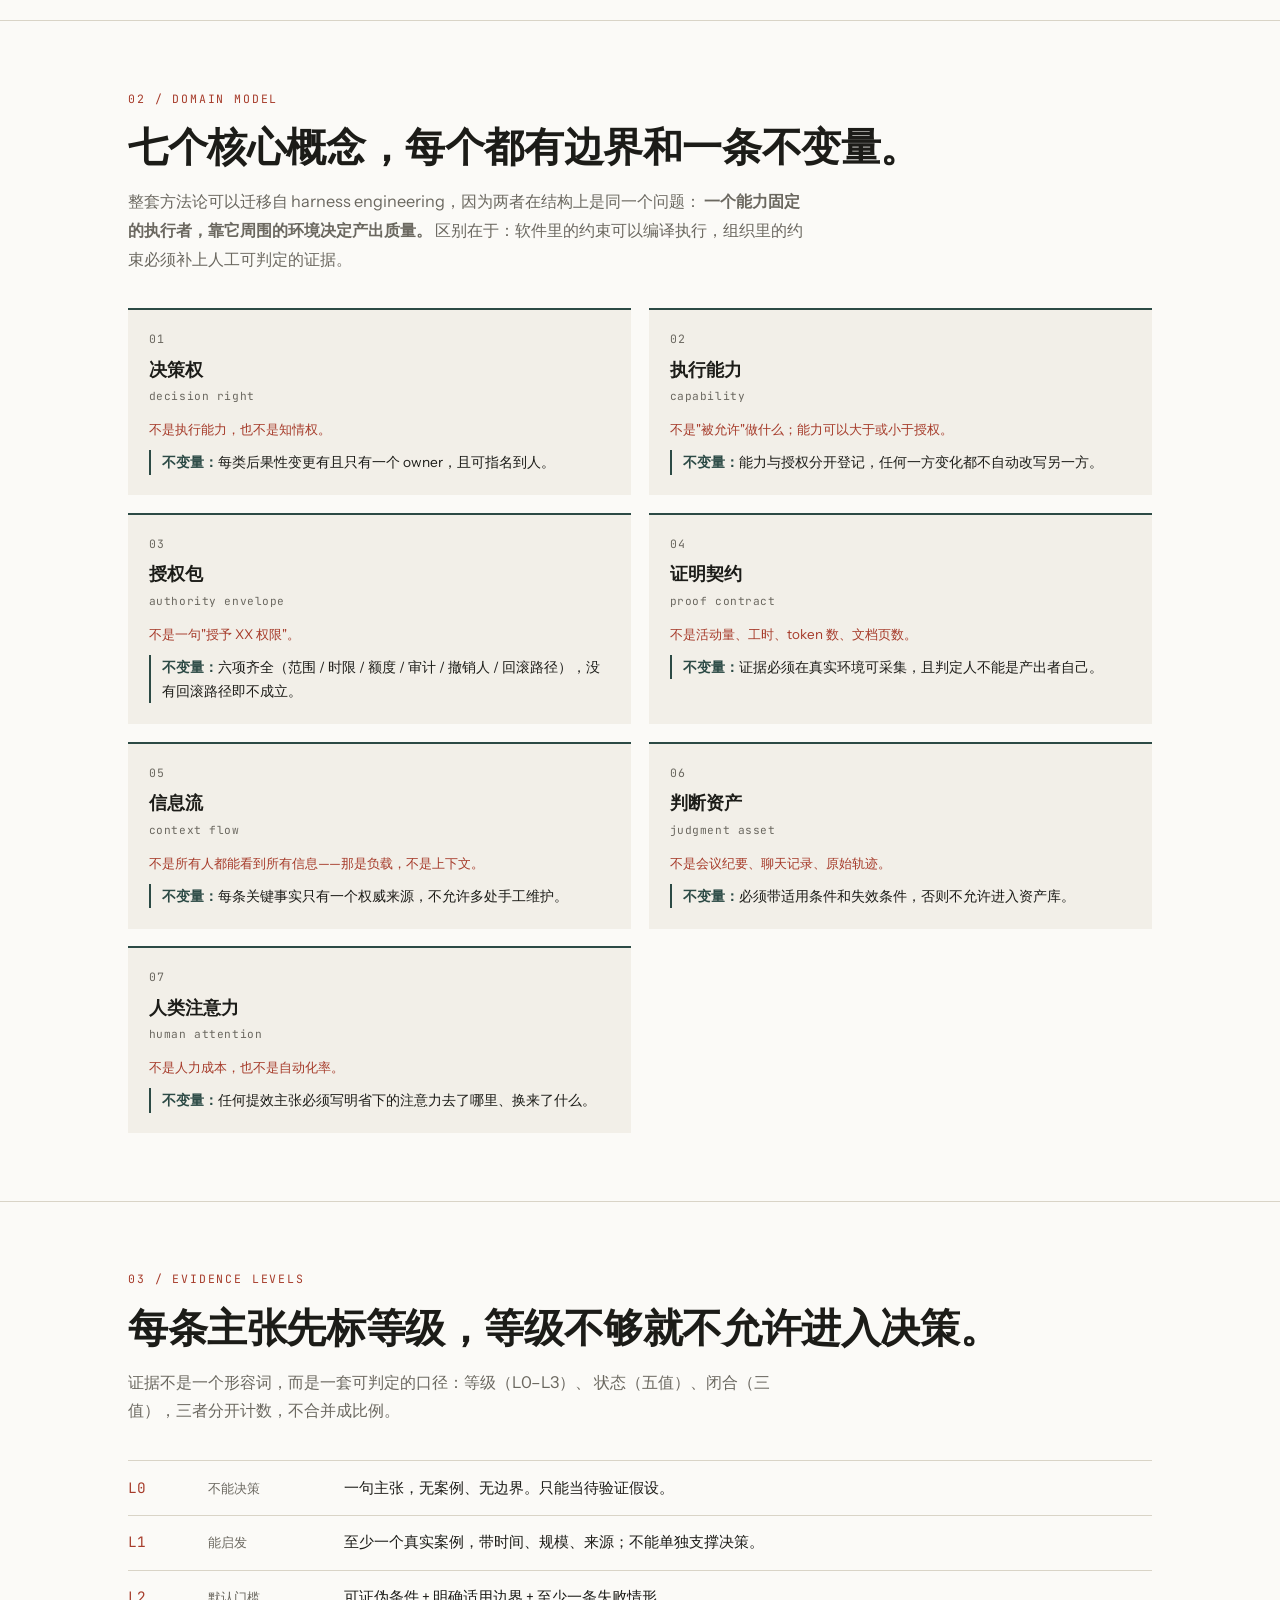
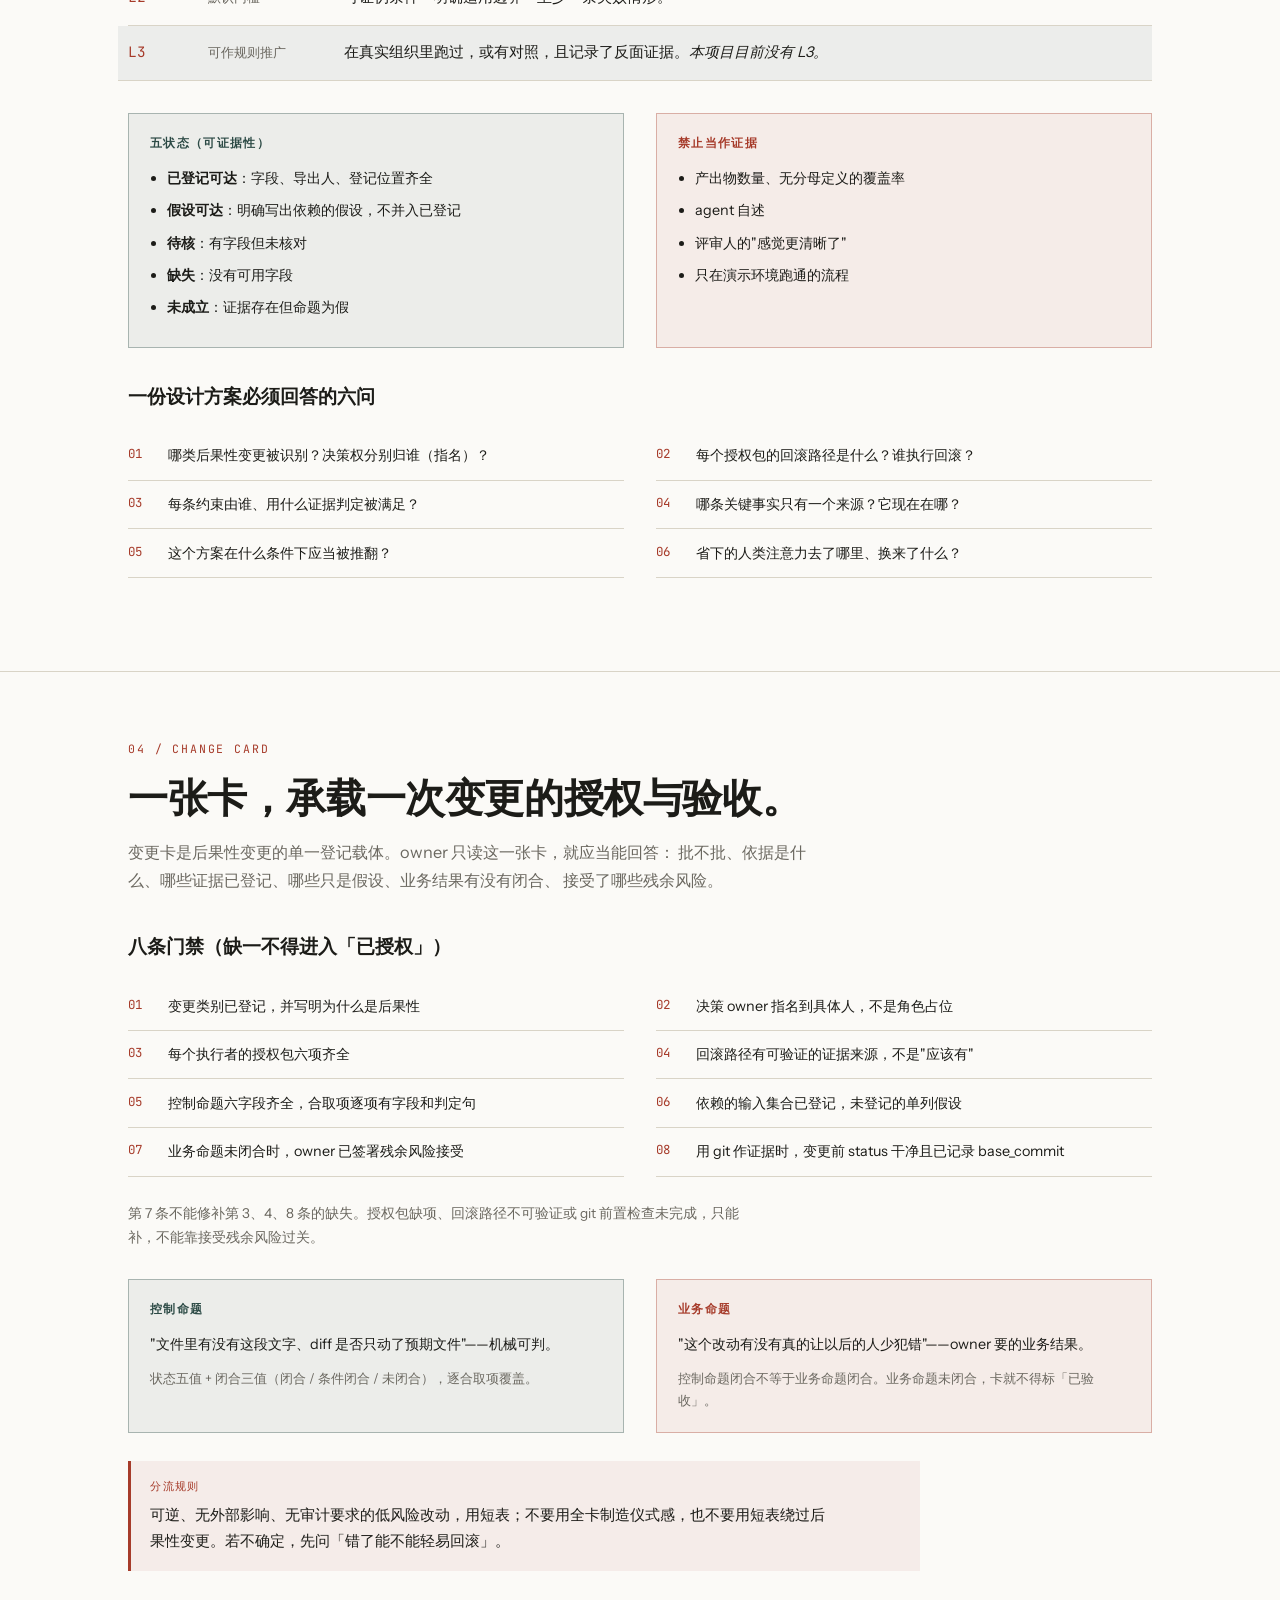
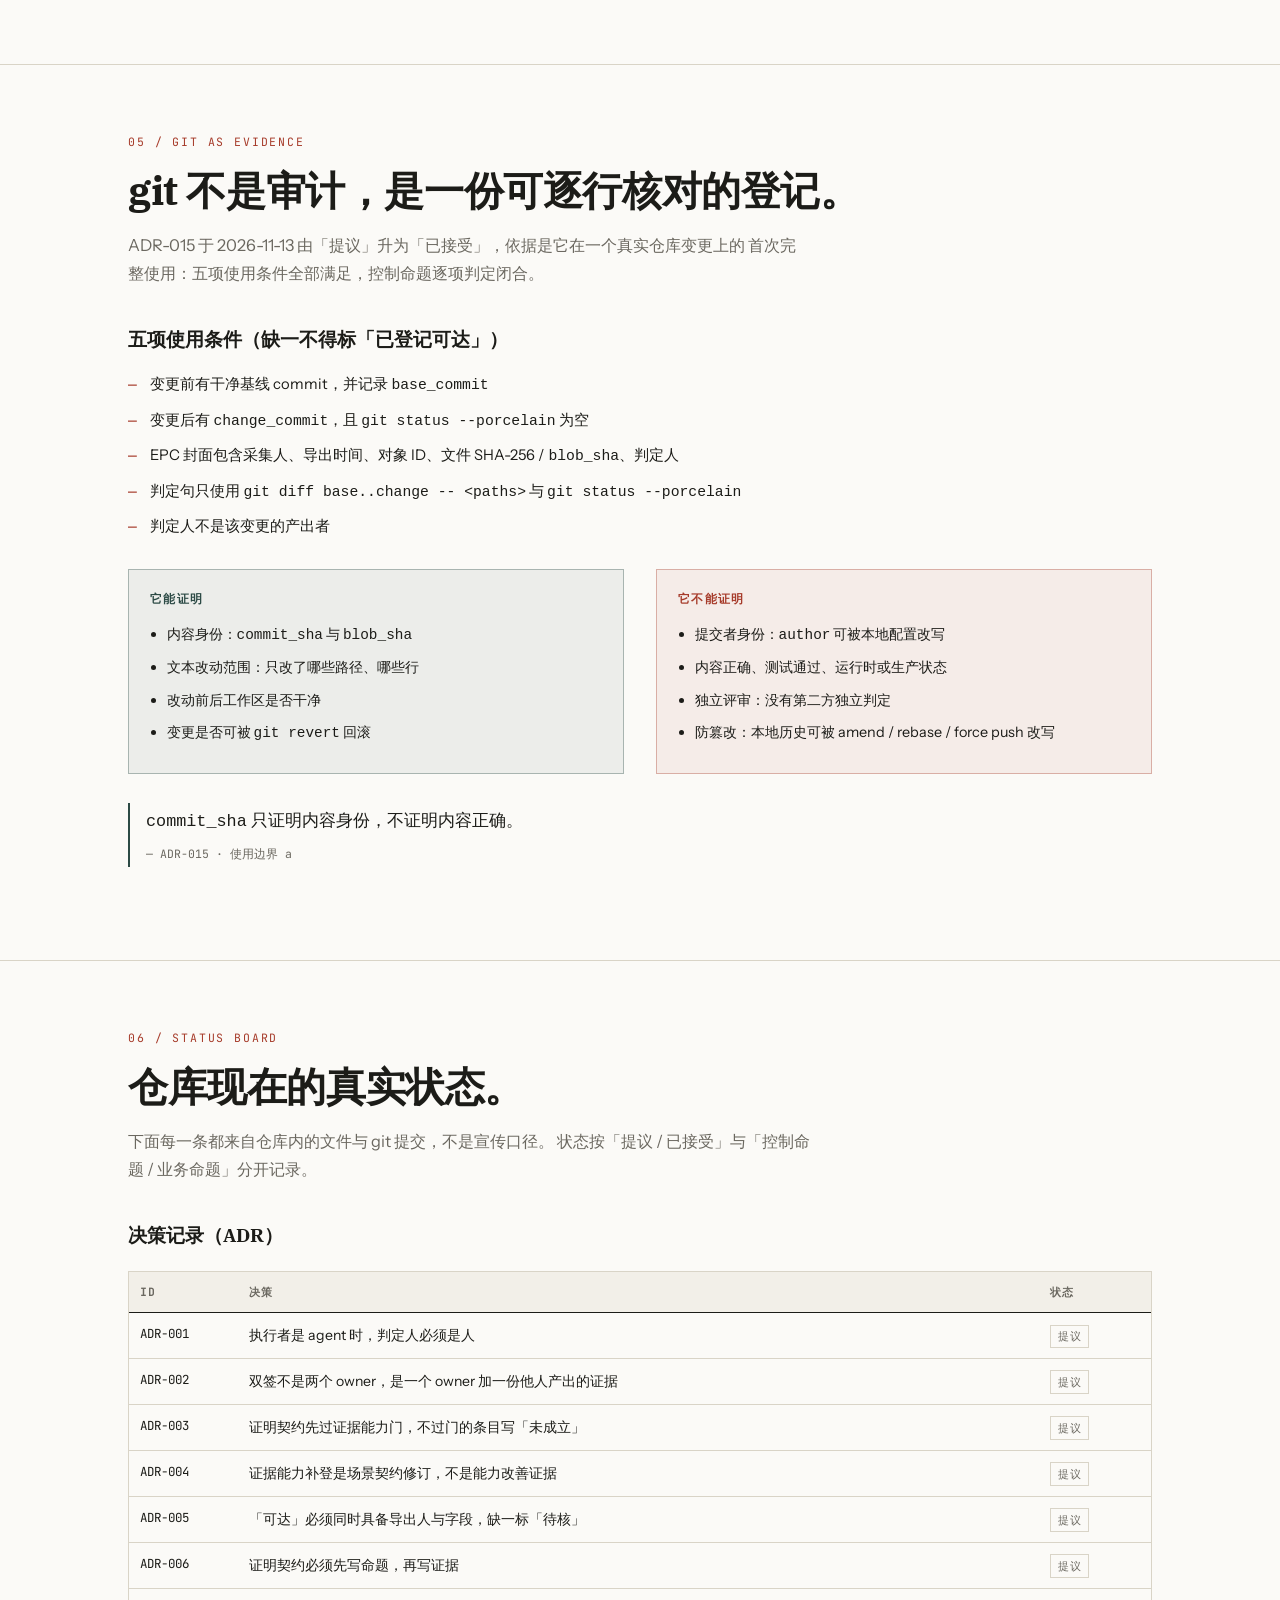
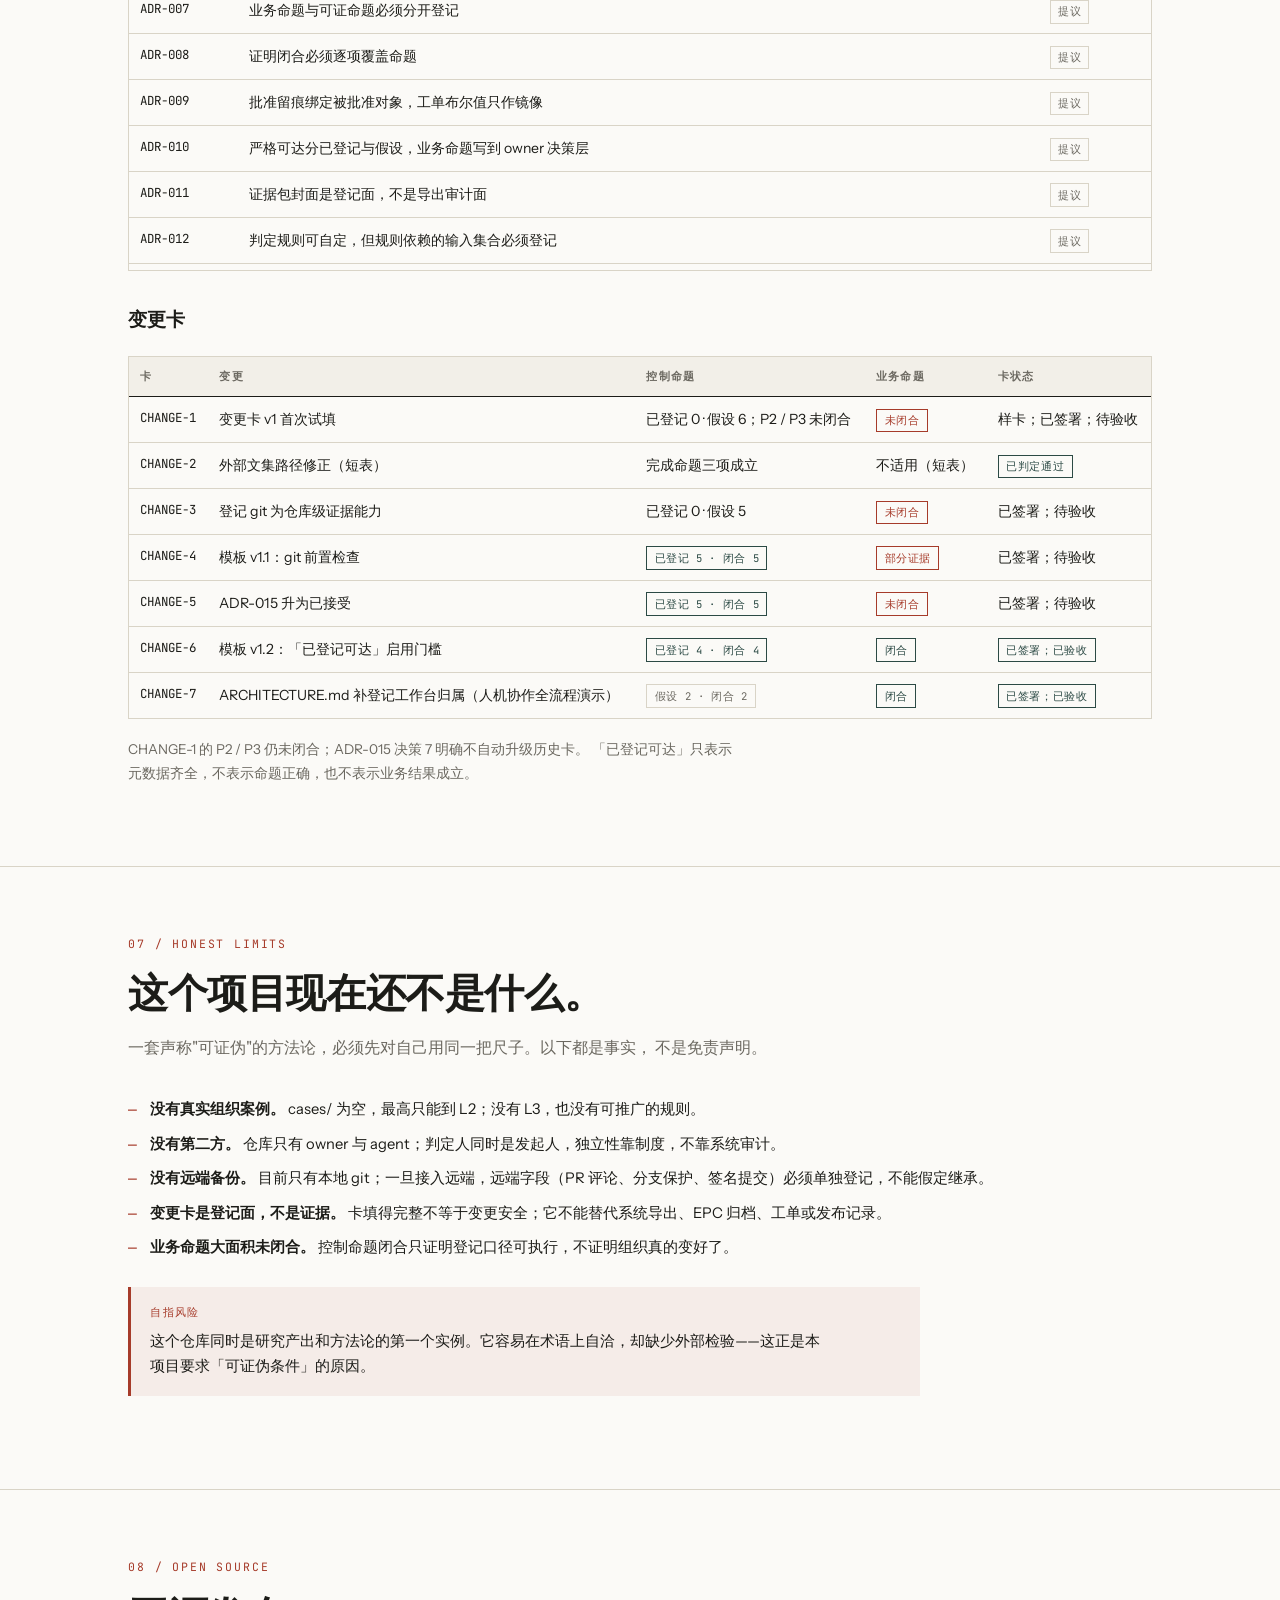
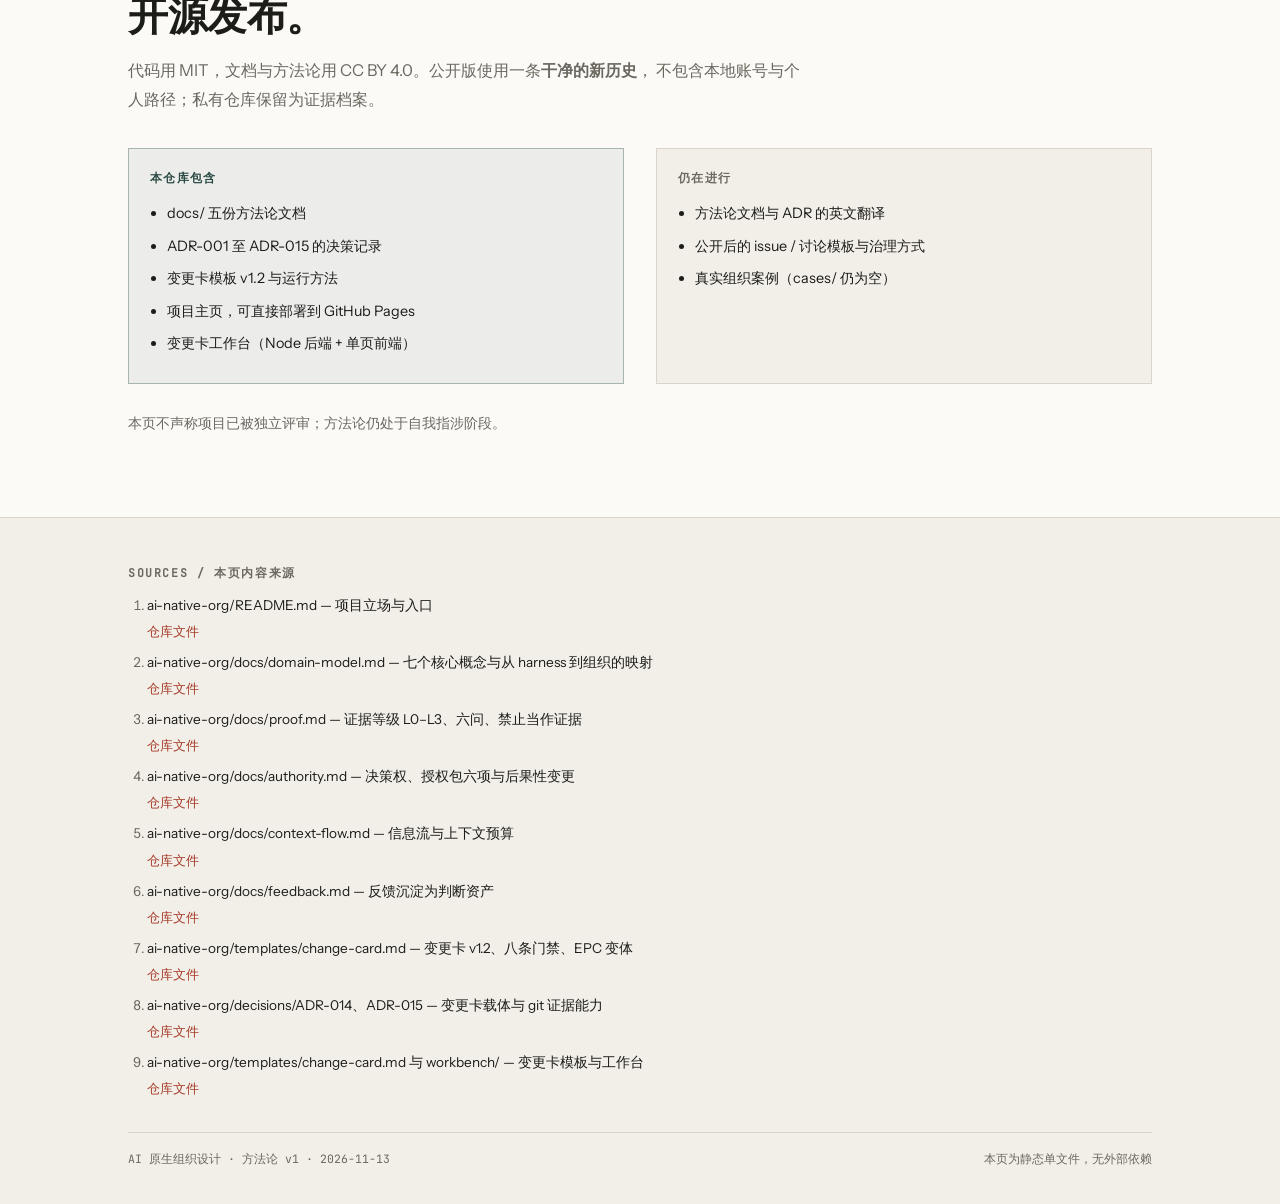
<file: site/zh.html>
﻿<!-- Generated by Trae Work -->
<!DOCTYPE html>
<html lang="zh-CN">
<head>
<meta charset="UTF-8">
<meta name="viewport" content="width=device-width, initial-scale=1.0">
<title>AI 原生组织设计 — 用证明契约重新设计组织</title>
<link rel="stylesheet" href="./style.css">
</head>
<body>

<header class="hero">
  <div class="wrap">
    <div class="hero-top">
      <span><span class="dot">●</span> OPEN SOURCE · MIT + CC BY 4.0</span>
      <span>METHODOLOGY / v1 · 2026-11 · <a href="./index.html">EN</a></span>
    </div>
    <h1>AI 原生组织设计<br><span class="thin">组织要重新设计的，不是流程，是证据。</span></h1>
    <p class="hero-lede">
      当执行工作大量由 agent 承担，组织的决策权、信息流、授权、验收与复盘
      必须重新设计。这个项目研究的不是"怎么用 AI"，而是
      <strong>怎么让组织的判断可以被检验</strong>。
    </p>
    <div class="hero-quote">
      <strong>不追求更多文档，追求让下一个执行者（人或 agent）用更少的上下文做出更对的判断。</strong><br>
      项目自己就是这套方法论的第一个实例。
    </div>
    <div class="stat-grid">
      <div class="stat"><span class="n">7</span><span class="lbl">核心概念，各有唯一 owner</span></div>
      <div class="stat"><span class="n">15</span><span class="lbl">决策记录（ADR），1 条已接受</span></div>
      <div class="stat"><span class="n">6</span><span class="lbl">变更卡，记录授权与判定</span></div>
      <div class="stat"><span class="n accent">0</span><span class="lbl">真实组织案例（诚实计数）</span></div>
    </div>
  </div>
</header>

<nav class="toc">
  <div class="wrap toc-inner">
    <a href="#problem"><span>01</span>问题</a>
    <a href="#concepts"><span>02</span>七个概念</a>
    <a href="#proof"><span>03</span>证据等级</a>
    <a href="#card"><span>04</span>变更卡</a>
    <a href="#git"><span>05</span>git 证据</a>
    <a href="#status"><span>06</span>状态看板</a>
    <a href="#limits"><span>07</span>诚实边界</a>
    <a href="#opensource"><span>08</span>开源</a>
  </div>
</nav>

<main>

<section id="problem">
  <div class="wrap">
    <div class="kicker">01 / The Problem</div>
    <h2>AI 组织最大的风险，是产出听起来很对，但无法被否定。</h2>
    <p class="lede">
      这不是模型能力问题，而是组织设计问题。三种失效模式反复出现，
      而大多数"AI 组织方案"恰好绕开了它们。
    </p>

    <div class="concept-grid">
      <div class="concept">
        <div class="num">失效模式 01</div>
        <h4>把 agent 自述当证据</h4>
        <p class="not">"已完成""已覆盖""已对齐"——这些是陈述，不是证据。</p>
        <div class="inv"><b>约束：</b>证据必须能在真实环境采集，且判定人不能是产出者自己。</div>
      </div>
      <div class="concept">
        <div class="num">失效模式 02</div>
        <h4>决策权与执行能力混用</h4>
        <p class="not">一个能调用生产系统的 agent，被默认当成"可以做生产变更"。</p>
        <div class="inv"><b>约束：</b>能力越大不等于授权越大；两者是两份独立契约。</div>
      </div>
      <div class="concept">
        <div class="num">失效模式 03</div>
        <h4>用文档数量代替判断</h4>
        <p class="not">索引每多一份，就多一个会和它打架的索引；知识库越大，现场越不知道该信哪份。</p>
        <div class="inv"><b>约束：</b>大知识库，小工作集；每条关键事实只有一个权威来源。</div>
      </div>
    </div>

    <div class="quote">
      一条没有可证伪条件的设计主张，不算知识，只算措辞。
      <span class="src">— docs/proof.md</span>
    </div>
  </div>
</section>

<section id="concepts">
  <div class="wrap">
    <div class="kicker">02 / Domain Model</div>
    <h2>七个核心概念，每个都有边界和一条不变量。</h2>
    <p class="lede">
      整套方法论可以迁移自 harness engineering，因为两者在结构上是同一个问题：
      <strong>一个能力固定的执行者，靠它周围的环境决定产出质量。</strong>
      区别在于：软件里的约束可以编译执行，组织里的约束必须补上人工可判定的证据。
    </p>

    <div class="concept-grid">
      <div class="concept">
        <div class="num">01</div>
        <h4>决策权</h4>
        <div class="en">decision right</div>
        <p class="not">不是执行能力，也不是知情权。</p>
        <div class="inv"><b>不变量：</b>每类后果性变更有且只有一个 owner，且可指名到人。</div>
      </div>
      <div class="concept">
        <div class="num">02</div>
        <h4>执行能力</h4>
        <div class="en">capability</div>
        <p class="not">不是"被允许"做什么；能力可以大于或小于授权。</p>
        <div class="inv"><b>不变量：</b>能力与授权分开登记，任何一方变化都不自动改写另一方。</div>
      </div>
      <div class="concept">
        <div class="num">03</div>
        <h4>授权包</h4>
        <div class="en">authority envelope</div>
        <p class="not">不是一句"授予 XX 权限"。</p>
        <div class="inv"><b>不变量：</b>六项齐全（范围 / 时限 / 额度 / 审计 / 撤销人 / 回滚路径），没有回滚路径即不成立。</div>
      </div>
      <div class="concept">
        <div class="num">04</div>
        <h4>证明契约</h4>
        <div class="en">proof contract</div>
        <p class="not">不是活动量、工时、token 数、文档页数。</p>
        <div class="inv"><b>不变量：</b>证据必须在真实环境可采集，且判定人不能是产出者自己。</div>
      </div>
      <div class="concept">
        <div class="num">05</div>
        <h4>信息流</h4>
        <div class="en">context flow</div>
        <p class="not">不是所有人都能看到所有信息——那是负载，不是上下文。</p>
        <div class="inv"><b>不变量：</b>每条关键事实只有一个权威来源，不允许多处手工维护。</div>
      </div>
      <div class="concept">
        <div class="num">06</div>
        <h4>判断资产</h4>
        <div class="en">judgment asset</div>
        <p class="not">不是会议纪要、聊天记录、原始轨迹。</p>
        <div class="inv"><b>不变量：</b>必须带适用条件和失效条件，否则不允许进入资产库。</div>
      </div>
      <div class="concept">
        <div class="num">07</div>
        <h4>人类注意力</h4>
        <div class="en">human attention</div>
        <p class="not">不是人力成本，也不是自动化率。</p>
        <div class="inv"><b>不变量：</b>任何提效主张必须写明省下的注意力去了哪里、换来了什么。</div>
      </div>
    </div>
  </div>
</section>

<section id="proof">
  <div class="wrap">
    <div class="kicker">03 / Evidence Levels</div>
    <h2>每条主张先标等级，等级不够就不允许进入决策。</h2>
    <p class="lede">
      证据不是一个形容词，而是一套可判定的口径：等级（L0–L3）、
      状态（五值）、闭合（三值），三者分开计数，不合并成比例。
    </p>

    <div class="ladder">
      <div class="rung">
        <span class="lv">L0</span>
        <span class="use">不能决策</span>
        <span class="req">一句主张，无案例、无边界。只能当待验证假设。</span>
      </div>
      <div class="rung">
        <span class="lv">L1</span>
        <span class="use">能启发</span>
        <span class="req">至少一个真实案例，带时间、规模、来源；不能单独支撑决策。</span>
      </div>
      <div class="rung">
        <span class="lv">L2</span>
        <span class="use">默认门槛</span>
        <span class="req">可证伪条件 + 明确适用边界 + 至少一条失败情形。</span>
      </div>
      <div class="rung l3">
        <span class="lv">L3</span>
        <span class="use">可作规则推广</span>
        <span class="req">在真实组织里跑过，或有对照，且记录了反面证据。<em>本项目目前没有 L3。</em></span>
      </div>
    </div>

    <div class="two-col">
      <div class="panel allow">
        <h4>五状态（可证据性）</h4>
        <ul>
          <li><strong>已登记可达</strong>：字段、导出人、登记位置齐全</li>
          <li><strong>假设可达</strong>：明确写出依赖的假设，不并入已登记</li>
          <li><strong>待核</strong>：有字段但未核对</li>
          <li><strong>缺失</strong>：没有可用字段</li>
          <li><strong>未成立</strong>：证据存在但命题为假</li>
        </ul>
      </div>
      <div class="panel deny">
        <h4>禁止当作证据</h4>
        <ul>
          <li>产出物数量、无分母定义的覆盖率</li>
          <li>agent 自述</li>
          <li>评审人的"感觉更清晰了"</li>
          <li>只在演示环境跑通的流程</li>
        </ul>
      </div>
    </div>

    <h3>一份设计方案必须回答的六问</h3>
    <div class="gates">
      <div class="gate"><span class="g">01</span><span>哪类后果性变更被识别？决策权分别归谁（指名）？</span></div>
      <div class="gate"><span class="g">02</span><span>每个授权包的回滚路径是什么？谁执行回滚？</span></div>
      <div class="gate"><span class="g">03</span><span>每条约束由谁、用什么证据判定被满足？</span></div>
      <div class="gate"><span class="g">04</span><span>哪条关键事实只有一个来源？它现在在哪？</span></div>
      <div class="gate"><span class="g">05</span><span>这个方案在什么条件下应当被推翻？</span></div>
      <div class="gate"><span class="g">06</span><span>省下的人类注意力去了哪里、换来了什么？</span></div>
    </div>
  </div>
</section>

<section id="card">
  <div class="wrap">
    <div class="kicker">04 / Change Card</div>
    <h2>一张卡，承载一次变更的授权与验收。</h2>
    <p class="lede">
      变更卡是后果性变更的单一登记载体。owner 只读这一张卡，就应当能回答：
      批不批、依据是什么、哪些证据已登记、哪些只是假设、业务结果有没有闭合、
      接受了哪些残余风险。
    </p>

    <h3>八条门禁（缺一不得进入「已授权」）</h3>
    <div class="gates">
      <div class="gate"><span class="g">01</span><span>变更类别已登记，并写明为什么是后果性</span></div>
      <div class="gate"><span class="g">02</span><span>决策 owner 指名到具体人，不是角色占位</span></div>
      <div class="gate"><span class="g">03</span><span>每个执行者的授权包六项齐全</span></div>
      <div class="gate"><span class="g">04</span><span>回滚路径有可验证的证据来源，不是"应该有"</span></div>
      <div class="gate"><span class="g">05</span><span>控制命题六字段齐全，合取项逐项有字段和判定句</span></div>
      <div class="gate"><span class="g">06</span><span>依赖的输入集合已登记，未登记的单列假设</span></div>
      <div class="gate"><span class="g">07</span><span>业务命题未闭合时，owner 已签署残余风险接受</span></div>
      <div class="gate"><span class="g">08</span><span>用 git 作证据时，变更前 status 干净且已记录 base_commit</span></div>
    </div>
    <p class="small">第 7 条不能修补第 3、4、8 条的缺失。授权包缺项、回滚路径不可验证或 git 前置检查未完成，只能补，不能靠接受残余风险过关。</p>

    <div class="two-col">
      <div class="panel allow">
        <h4>控制命题</h4>
        <p style="margin:0 0 .6rem;font-size:.9rem;">"文件里有没有这段文字、diff 是否只动了预期文件"——机械可判。</p>
        <p style="margin:0;font-size:.82rem;color:var(--muted);">状态五值 + 闭合三值（闭合 / 条件闭合 / 未闭合），逐合取项覆盖。</p>
      </div>
      <div class="panel deny">
        <h4>业务命题</h4>
        <p style="margin:0 0 .6rem;font-size:.9rem;">"这个改动有没有真的让以后的人少犯错"——owner 要的业务结果。</p>
        <p style="margin:0;font-size:.82rem;color:var(--muted);">控制命题闭合不等于业务命题闭合。业务命题未闭合，卡就不得标「已验收」。</p>
      </div>
    </div>

    <div class="callout">
      <span class="t">分流规则</span>
      <p>可逆、无外部影响、无审计要求的低风险改动，用短表；不要用全卡制造仪式感，也不要用短表绕过后果性变更。若不确定，先问「错了能不能轻易回滚」。</p>
    </div>
  </div>
</section>

<section id="git">
  <div class="wrap">
    <div class="kicker">05 / Git as Evidence</div>
    <h2>git 不是审计，是一份可逐行核对的登记。</h2>
    <p class="lede">
      ADR-015 于 2026-11-13 由「提议」升为「已接受」，依据是它在一个真实仓库变更上的
      首次完整使用：五项使用条件全部满足，控制命题逐项判定闭合。
    </p>

    <h3>五项使用条件（缺一不得标「已登记可达」）</h3>
    <ul class="checks">
      <li>变更前有干净基线 commit，并记录 <code>base_commit</code></li>
      <li>变更后有 <code>change_commit</code>，且 <code>git status --porcelain</code> 为空</li>
      <li>EPC 封面包含采集人、导出时间、对象 ID、文件 SHA-256 / <code>blob_sha</code>、判定人</li>
      <li>判定句只使用 <code>git diff base..change -- &lt;paths&gt;</code> 与 <code>git status --porcelain</code></li>
      <li>判定人不是该变更的产出者</li>
    </ul>

    <div class="two-col">
      <div class="panel allow">
        <h4>它能证明</h4>
        <ul>
          <li>内容身份：<code>commit_sha</code> 与 <code>blob_sha</code></li>
          <li>文本改动范围：只改了哪些路径、哪些行</li>
          <li>改动前后工作区是否干净</li>
          <li>变更是否可被 <code>git revert</code> 回滚</li>
        </ul>
      </div>
      <div class="panel deny">
        <h4>它不能证明</h4>
        <ul>
          <li>提交者身份：<code>author</code> 可被本地配置改写</li>
          <li>内容正确、测试通过、运行时或生产状态</li>
          <li>独立评审：没有第二方独立判定</li>
          <li>防篡改：本地历史可被 amend / rebase / force push 改写</li>
        </ul>
      </div>
    </div>

    <div class="quote">
      <code>commit_sha</code> 只证明内容身份，不证明内容正确。
      <span class="src">— ADR-015 · 使用边界 a</span>
    </div>
  </div>
</section>

<section id="status">
  <div class="wrap">
    <div class="kicker">06 / Status Board</div>
    <h2>仓库现在的真实状态。</h2>
    <p class="lede">
      下面每一条都来自仓库内的文件与 git 提交，不是宣传口径。
      状态按「提议 / 已接受」与「控制命题 / 业务命题」分开记录。
    </p>

    <h3>决策记录（ADR）</h3>
    <div class="table-wrap">
      <table>
        <thead>
          <tr><th>ID</th><th>决策</th><th>状态</th></tr>
        </thead>
        <tbody>
          <tr><td class="id">ADR-001</td><td>执行者是 agent 时，判定人必须是人</td><td><span class="pill">提议</span></td></tr>
          <tr><td class="id">ADR-002</td><td>双签不是两个 owner，是一个 owner 加一份他人产出的证据</td><td><span class="pill">提议</span></td></tr>
          <tr><td class="id">ADR-003</td><td>证明契约先过证据能力门，不过门的条目写「未成立」</td><td><span class="pill">提议</span></td></tr>
          <tr><td class="id">ADR-004</td><td>证据能力补登是场景契约修订，不是能力改善证据</td><td><span class="pill">提议</span></td></tr>
          <tr><td class="id">ADR-005</td><td>「可达」必须同时具备导出人与字段，缺一标「待核」</td><td><span class="pill">提议</span></td></tr>
          <tr><td class="id">ADR-006</td><td>证明契约必须先写命题，再写证据</td><td><span class="pill">提议</span></td></tr>
          <tr><td class="id">ADR-007</td><td>业务命题与可证命题必须分开登记</td><td><span class="pill">提议</span></td></tr>
          <tr><td class="id">ADR-008</td><td>证明闭合必须逐项覆盖命题</td><td><span class="pill">提议</span></td></tr>
          <tr><td class="id">ADR-009</td><td>批准留痕绑定被批准对象，工单布尔值只作镜像</td><td><span class="pill">提议</span></td></tr>
          <tr><td class="id">ADR-010</td><td>严格可达分已登记与假设，业务命题写到 owner 决策层</td><td><span class="pill">提议</span></td></tr>
          <tr><td class="id">ADR-011</td><td>证据包封面是登记面，不是导出审计面</td><td><span class="pill">提议</span></td></tr>
          <tr><td class="id">ADR-012</td><td>判定规则可自定，但规则依赖的输入集合必须登记</td><td><span class="pill">提议</span></td></tr>
          <tr><td class="id">ADR-013</td><td>结构化 PR 评论约定（release-go / copy-ok / postmortem / migration-review）</td><td><span class="pill">提议</span></td></tr>
          <tr><td class="id">ADR-014</td><td>变更卡是后果性变更的单一登记载体</td><td><span class="pill">提议</span></td></tr>
          <tr><td class="id">ADR-015</td><td>git 作为本仓库的登记级证据能力</td><td><span class="pill ok">已接受</span></td></tr>
        </tbody>
      </table>
    </div>

    <h3>变更卡</h3>
    <div class="table-wrap">
      <table>
        <thead>
          <tr><th>卡</th><th>变更</th><th>控制命题</th><th>业务命题</th><th>卡状态</th></tr>
        </thead>
        <tbody>
          <tr>
            <td class="id">CHANGE-1</td>
            <td>变更卡 v1 首次试填</td>
            <td>已登记 0 · 假设 6；P2 / P3 未闭合</td>
            <td><span class="pill open">未闭合</span></td>
            <td>样卡；已签署；待验收</td>
          </tr>
          <tr>
            <td class="id">CHANGE-2</td>
            <td>外部文集路径修正（短表）</td>
            <td>完成命题三项成立</td>
            <td>不适用（短表）</td>
            <td><span class="pill ok">已判定通过</span></td>
          </tr>
          <tr>
            <td class="id">CHANGE-3</td>
            <td>登记 git 为仓库级证据能力</td>
            <td>已登记 0 · 假设 5</td>
            <td><span class="pill open">未闭合</span></td>
            <td>已签署；待验收</td>
          </tr>
          <tr>
            <td class="id">CHANGE-4</td>
            <td>模板 v1.1：git 前置检查</td>
            <td><span class="pill ok">已登记 5 · 闭合 5</span></td>
            <td><span class="pill open">部分证据</span></td>
            <td>已签署；待验收</td>
          </tr>
          <tr>
            <td class="id">CHANGE-5</td>
            <td>ADR-015 升为已接受</td>
            <td><span class="pill ok">已登记 5 · 闭合 5</span></td>
            <td><span class="pill open">未闭合</span></td>
            <td>已签署；待验收</td>
          </tr>
          <tr>
            <td class="id">CHANGE-6</td>
            <td>模板 v1.2：「已登记可达」启用门槛</td>
            <td><span class="pill ok">已登记 4 · 闭合 4</span></td>
            <td><span class="pill ok">闭合</span></td>
            <td><span class="pill ok">已签署；已验收</span></td>
          </tr>
          <tr>
            <td class="id">CHANGE-7</td>
            <td>ARCHITECTURE.md 补登记工作台归属（人机协作全流程演示）</td>
            <td><span class="pill">假设 2 · 闭合 2</span></td>
            <td><span class="pill ok">闭合</span></td>
            <td><span class="pill ok">已签署；已验收</span></td>
          </tr>
        </tbody>
      </table>
    </div>
    <p class="small">
      CHANGE-1 的 P2 / P3 仍未闭合；ADR-015 决策 7 明确不自动升级历史卡。
      「已登记可达」只表示元数据齐全，不表示命题正确，也不表示业务结果成立。
    </p>
  </div>
</section>

<section id="limits">
  <div class="wrap">
    <div class="kicker">07 / Honest Limits</div>
    <h2>这个项目现在还不是什么。</h2>
    <p class="lede">
      一套声称"可证伪"的方法论，必须先对自己用同一把尺子。以下都是事实，
      不是免责声明。
    </p>

    <ul class="checks">
      <li><strong>没有真实组织案例。</strong> cases/ 为空，最高只能到 L2；没有 L3，也没有可推广的规则。</li>
      <li><strong>没有第二方。</strong> 仓库只有 owner 与 agent；判定人同时是发起人，独立性靠制度，不靠系统审计。</li>
      <li><strong>没有远端备份。</strong> 目前只有本地 git；一旦接入远端，远端字段（PR 评论、分支保护、签名提交）必须单独登记，不能假定继承。</li>
      <li><strong>变更卡是登记面，不是证据。</strong> 卡填得完整不等于变更安全；它不能替代系统导出、EPC 归档、工单或发布记录。</li>
      <li><strong>业务命题大面积未闭合。</strong> 控制命题闭合只证明登记口径可执行，不证明组织真的变好了。</li>
    </ul>

    <div class="callout">
      <span class="t">自指风险</span>
      <p>这个仓库同时是研究产出和方法论的第一个实例。它容易在术语上自洽，却缺少外部检验——这正是本项目要求「可证伪条件」的原因。</p>
    </div>
  </div>
</section>

<section id="opensource">
  <div class="wrap">
    <div class="kicker">08 / Open Source</div>
    <h2>开源发布。</h2>
    <p class="lede">
      代码用 MIT，文档与方法论用 CC BY 4.0。公开版使用一条<strong>干净的新历史</strong>，
      不包含本地账号与个人路径；私有仓库保留为证据档案。
    </p>

    <div class="two-col">
      <div class="panel allow">
        <h4>本仓库包含</h4>
        <ul>
          <li>docs/ 五份方法论文档</li>
          <li>ADR-001 至 ADR-015 的决策记录</li>
          <li>变更卡模板 v1.2 与运行方法</li>
          <li>项目主页，可直接部署到 GitHub Pages</li>
          <li>变更卡工作台（Node 后端 + 单页前端）</li>
        </ul>
      </div>
      <div class="panel">
        <h4>仍在进行</h4>
        <ul>
          <li>方法论文档与 ADR 的英文翻译</li>
          <li>公开后的 issue / 讨论模板与治理方式</li>
          <li>真实组织案例（cases/ 仍为空）</li>
        </ul>
      </div>
    </div>

    <p class="small">
      本页不声称项目已被独立评审；方法论仍处于自我指涉阶段。
    </p>
  </div>
</section>

</main>

<footer>
  <div class="wrap">
    <div class="sources">
      <h2>Sources / 本页内容来源</h2>
      <ol>
        <li id="cite-1">
          <span class="src-title">ai-native-org/README.md — 项目立场与入口</span>
          <span class="src-url">仓库文件</span>
        </li>
        <li id="cite-2">
          <span class="src-title">ai-native-org/docs/domain-model.md — 七个核心概念与从 harness 到组织的映射</span>
          <span class="src-url">仓库文件</span>
        </li>
        <li id="cite-3">
          <span class="src-title">ai-native-org/docs/proof.md — 证据等级 L0–L3、六问、禁止当作证据</span>
          <span class="src-url">仓库文件</span>
        </li>
        <li id="cite-4">
          <span class="src-title">ai-native-org/docs/authority.md — 决策权、授权包六项与后果性变更</span>
          <span class="src-url">仓库文件</span>
        </li>
        <li id="cite-5">
          <span class="src-title">ai-native-org/docs/context-flow.md — 信息流与上下文预算</span>
          <span class="src-url">仓库文件</span>
        </li>
        <li id="cite-6">
          <span class="src-title">ai-native-org/docs/feedback.md — 反馈沉淀为判断资产</span>
          <span class="src-url">仓库文件</span>
        </li>
        <li id="cite-7">
          <span class="src-title">ai-native-org/templates/change-card.md — 变更卡 v1.2、八条门禁、EPC 变体</span>
          <span class="src-url">仓库文件</span>
        </li>
        <li id="cite-8">
          <span class="src-title">ai-native-org/decisions/ADR-014、ADR-015 — 变更卡载体与 git 证据能力</span>
          <span class="src-url">仓库文件</span>
        </li>
        <li id="cite-9">
          <span class="src-title">ai-native-org/templates/change-card.md 与 workbench/ — 变更卡模板与工作台</span>
          <span class="src-url">仓库文件</span>
        </li>
      </ol>
    </div>
    <div class="footnote">
      <span>AI 原生组织设计 · 方法论 v1 · 2026-11-13</span>
      <span>本页为静态单文件，无外部依赖</span>
    </div>
  </div>
</footer>

</body>
</html>
</file>
<file: site/style.css>
﻿/* AI-Native Organization Design — shared site styles */
@font-face {
    font-family: "IBMPlexSerif";
    src: url("./_shared/fonts/IBMPlexSerif-Regular.ttf") format("truetype");
    font-weight: 400;
    font-style: normal;
    font-display: swap;
  }
  @font-face {
    font-family: "IBMPlexSerif";
    src: url("./_shared/fonts/IBMPlexSerif-Bold.ttf") format("truetype");
    font-weight: 700;
    font-style: normal;
    font-display: swap;
  }
  @font-face {
    font-family: "InstrumentSans";
    src: url("./_shared/fonts/InstrumentSans-Regular.ttf") format("truetype");
    font-weight: 400;
    font-style: normal;
    font-display: swap;
  }
  @font-face {
    font-family: "InstrumentSans";
    src: url("./_shared/fonts/InstrumentSans-Bold.ttf") format("truetype");
    font-weight: 700;
    font-style: normal;
    font-display: swap;
  }
  @font-face {
    font-family: "JetBrainsMono";
    src: url("./_shared/fonts/JetBrainsMono-Regular.ttf") format("truetype");
    font-weight: 400;
    font-style: normal;
    font-display: swap;
  }

  :root {
    --bg: #FBFAF7;
    --bg2: #F2EFE8;
    --bg3: #E9E5DB;
    --ink: #1C1C18;
    --muted: #6B6860;
    --rule: #D9D4C7;
    --accent: #A63B2A;
    --accent2: #2C4A45;
    --accent-soft: rgba(166, 59, 42, 0.07);
    --accent2-soft: rgba(44, 74, 69, 0.07);
    --serif: "IBMPlexSerif", "Noto Serif SC", "Songti SC", "SimSun", serif;
    --sans: "InstrumentSans", "Noto Sans SC", "PingFang SC", "Microsoft YaHei", sans-serif;
    --mono: "JetBrainsMono", "Cascadia Mono", Consolas, monospace;
  }

  * { box-sizing: border-box; }

  html { scroll-behavior: smooth; }

  body {
    margin: 0;
    background: var(--bg);
    color: var(--ink);
    font-family: var(--sans);
    font-size: 16px;
    line-height: 1.75;
    -webkit-font-smoothing: antialiased;
  }

  a { color: var(--accent2); text-decoration: none; border-bottom: 1px solid var(--rule); }
  a:hover { border-bottom-color: var(--accent2); }

  .wrap { max-width: 1080px; margin: 0 auto; padding: 0 28px; }

  /* ---------- hero ---------- */
  .hero {
    background: var(--bg2);
    border-bottom: 1px solid var(--rule);
    padding: 4.5rem 0 3rem;
  }
  .hero-top {
    display: flex;
    justify-content: space-between;
    align-items: baseline;
    gap: 1rem;
    font-family: var(--mono);
    font-size: 0.72rem;
    letter-spacing: 0.14em;
    text-transform: uppercase;
    color: var(--muted);
    border-bottom: 1px solid var(--rule);
    padding-bottom: 0.9rem;
  }
  .hero-top .dot { color: var(--accent); }
  h1 {
    font-family: var(--serif);
    font-weight: 700;
    font-size: clamp(2.4rem, 6vw, 4.2rem);
    line-height: 1.12;
    letter-spacing: -0.01em;
    margin: 2.4rem 0 1.2rem;
  }
  h1 .thin { font-weight: 400; color: var(--muted); }
  .hero-lede {
    font-family: var(--serif);
    font-size: clamp(1.1rem, 2.1vw, 1.42rem);
    line-height: 1.65;
    max-width: 44em;
    margin: 0 0 1.2rem;
  }
  .hero-quote {
    margin: 2rem 0 2.4rem;
    padding-left: 1.1rem;
    border-left: 3px solid var(--accent);
    color: var(--muted);
    font-size: 0.98rem;
    max-width: 40em;
  }
  .hero-quote strong { color: var(--ink); font-weight: 700; }

  .stat-grid {
    display: grid;
    grid-template-columns: repeat(4, 1fr);
    gap: 1px;
    background: var(--rule);
    border: 1px solid var(--rule);
  }
  .stat { background: var(--bg); padding: 1.1rem 1rem 1rem; }
  .stat .n {
    font-family: var(--serif);
    font-size: 2.1rem;
    line-height: 1.1;
    display: block;
  }
  .stat .n.accent { color: var(--accent); }
  .stat .lbl { font-size: 0.8rem; color: var(--muted); display: block; margin-top: 0.2rem; }

  .toc {
    position: sticky;
    top: 0;
    z-index: 10;
    background: rgba(251, 250, 247, 0.94);
    backdrop-filter: blur(6px);
    border-bottom: 1px solid var(--rule);
  }
  .toc-inner {
    display: flex;
    gap: 1.4rem;
    overflow-x: auto;
    padding: 0.7rem 0;
    font-family: var(--mono);
    font-size: 0.74rem;
    letter-spacing: 0.08em;
    white-space: nowrap;
  }
  .toc a { border-bottom: none; color: var(--muted); }
  .toc a:hover { color: var(--accent); }
  .toc a span { color: var(--accent); margin-right: 0.35rem; }

  /* ---------- sections ---------- */
  section { padding: 4.2rem 0; border-bottom: 1px solid var(--rule); }
  .kicker {
    font-family: var(--mono);
    font-size: 0.72rem;
    letter-spacing: 0.16em;
    text-transform: uppercase;
    color: var(--accent);
    margin-bottom: 0.8rem;
  }
  h2 {
    font-family: var(--serif);
    font-weight: 700;
    font-size: clamp(1.7rem, 3.2vw, 2.5rem);
    line-height: 1.25;
    margin: 0 0 1rem;
    letter-spacing: -0.01em;
  }
  .lede {
    color: var(--muted);
    max-width: 62ch;
    margin: 0 0 2.2rem;
    font-size: 1.02rem;
  }
  h3 {
    font-family: var(--serif);
    font-size: 1.18rem;
    font-weight: 700;
    margin: 2rem 0 0.7rem;
  }
  p { max-width: 68ch; }
  .small { font-size: 0.85rem; color: var(--muted); }

  .quote {
    font-family: var(--serif);
    font-size: 1.05rem;
    line-height: 1.7;
    border-left: 2px solid var(--accent2);
    padding: 0.2rem 0 0.2rem 1rem;
    color: var(--ink);
    margin: 1.6rem 0;
    max-width: 64ch;
  }
  .quote .src { display: block; font-family: var(--mono); font-size: 0.72rem; color: var(--muted); margin-top: 0.5rem; }

  /* ---------- concept grid ---------- */
  .concept-grid {
    display: grid;
    grid-template-columns: repeat(2, 1fr);
    gap: 1.1rem;
  }
  .concept {
    background: var(--bg2);
    border-top: 2px solid var(--accent2);
    padding: 1.2rem 1.3rem 1.3rem;
  }
  .concept .num {
    font-family: var(--mono);
    font-size: 0.72rem;
    color: var(--muted);
    letter-spacing: 0.1em;
  }
  .concept h4 {
    font-family: var(--serif);
    font-size: 1.12rem;
    margin: 0.25rem 0 0.15rem;
  }
  .concept .en {
    font-family: var(--mono);
    font-size: 0.7rem;
    color: var(--muted);
    letter-spacing: 0.05em;
  }
  .concept .not {
    font-size: 0.84rem;
    color: var(--accent);
    margin: 0.7rem 0 0.55rem;
  }
  .concept .inv {
    font-size: 0.86rem;
    border-left: 2px solid var(--accent2);
    padding-left: 0.7rem;
    color: var(--ink);
  }
  .concept .inv b { color: var(--accent2); font-weight: 700; }

  /* ---------- ladder ---------- */
  .ladder { margin: 1.2rem 0 2rem; border-top: 1px solid var(--rule); }
  .rung {
    display: grid;
    grid-template-columns: 4rem 7.5rem 1fr;
    gap: 1rem;
    align-items: baseline;
    padding: 0.85rem 0;
    border-bottom: 1px solid var(--rule);
  }
  .rung .lv { font-family: var(--mono); font-size: 0.9rem; color: var(--accent); }
  .rung .use { font-size: 0.8rem; color: var(--muted); }
  .rung .req { font-size: 0.92rem; }
  .rung.l3 { background: var(--accent2-soft); padding-left: 0.6rem; margin-left: -0.6rem; }

  .two-col {
    display: grid;
    grid-template-columns: 1fr 1fr;
    gap: 2rem;
    margin: 1.8rem 0;
  }
  .panel {
    border: 1px solid var(--rule);
    background: var(--bg2);
    padding: 1.2rem 1.3rem;
  }
  .panel h4 {
    font-family: var(--mono);
    font-size: 0.72rem;
    letter-spacing: 0.12em;
    text-transform: uppercase;
    margin: 0 0 0.8rem;
    color: var(--muted);
  }
  .panel ul { margin: 0; padding-left: 1.05rem; }
  .panel li { margin-bottom: 0.45rem; font-size: 0.9rem; }
  .panel.deny { border-color: rgba(166, 59, 42, 0.35); background: var(--accent-soft); }
  .panel.deny h4 { color: var(--accent); }
  .panel.allow { border-color: rgba(44, 74, 69, 0.35); background: var(--accent2-soft); }
  .panel.allow h4 { color: var(--accent2); }

  /* ---------- gates ---------- */
  .gates {
    display: grid;
    grid-template-columns: 1fr 1fr;
    gap: 0 2rem;
    margin: 1.2rem 0 1.6rem;
  }
  .gate {
    display: grid;
    grid-template-columns: 1.8rem 1fr;
    gap: 0.7rem;
    padding: 0.7rem 0;
    border-bottom: 1px solid var(--rule);
    font-size: 0.9rem;
  }
  .gate .g {
    font-family: var(--mono);
    font-size: 0.78rem;
    color: var(--accent);
  }

  /* ---------- tables ---------- */
  .table-wrap {
    overflow-x: auto;
    overflow-y: auto;
    max-height: 600px;
    border: 1px solid var(--rule);
    margin: 1.2rem 0;
    background: var(--bg);
  }
  table { width: 100%; border-collapse: collapse; font-size: 0.88rem; }
  th {
    font-family: var(--mono);
    font-size: 0.68rem;
    letter-spacing: 0.1em;
    text-transform: uppercase;
    text-align: left;
    color: var(--muted);
    padding: 0.65rem 0.7rem;
    border-bottom: 1px solid var(--ink);
    background: var(--bg2);
    position: sticky;
    top: 0;
    z-index: 1;
  }
  td { padding: 0.62rem 0.7rem; border-bottom: 1px solid var(--rule); vertical-align: top; }
  tr:last-child td { border-bottom: none; }
  td.id { font-family: var(--mono); font-size: 0.78rem; white-space: nowrap; }
  .pill {
    display: inline-block;
    font-family: var(--mono);
    font-size: 0.66rem;
    letter-spacing: 0.06em;
    padding: 0.1rem 0.45rem;
    border: 1px solid var(--rule);
    color: var(--muted);
    white-space: nowrap;
  }
  .pill.ok { color: var(--accent2); border-color: var(--accent2); }
  .pill.open { color: var(--accent); border-color: var(--accent); }
  .pill.partial { color: var(--muted); border-color: var(--muted); }

  /* ---------- callout ---------- */
  .callout {
    border-left: 3px solid var(--accent);
    background: var(--accent-soft);
    padding: 1rem 1.2rem;
    margin: 1.6rem 0;
    max-width: 72ch;
  }
  .callout p { margin: 0; font-size: 0.92rem; }
  .callout .t {
    font-family: var(--mono);
    font-size: 0.7rem;
    letter-spacing: 0.12em;
    text-transform: uppercase;
    color: var(--accent);
    display: block;
    margin-bottom: 0.4rem;
  }

  .checks { list-style: none; padding: 0; margin: 1rem 0; }
  .checks li {
    position: relative;
    padding-left: 1.4rem;
    margin-bottom: 0.55rem;
    font-size: 0.92rem;
  }
  .checks li::before {
    content: "—";
    position: absolute;
    left: 0;
    color: var(--accent);
    font-family: var(--mono);
  }

  footer { background: var(--bg2); padding: 3rem 0 2.4rem; }
  footer .sources h2 {
    font-family: var(--mono);
    font-size: 0.72rem;
    letter-spacing: 0.14em;
    text-transform: uppercase;
    color: var(--muted);
    margin: 0 0 0.8rem;
  }
  footer .sources ol { padding-left: 1.2rem; font-size: 0.85rem; color: var(--muted); }
  footer .sources li { margin-bottom: 0.5rem; overflow-wrap: break-word; word-break: break-all; }
  footer .sources .src-title { color: var(--ink); word-break: normal; }
  footer .sources .src-url { display: block; margin-top: 0.15rem; font-size: 0.82rem; color: var(--accent); word-break: break-all; }
  .footnote {
    margin-top: 2rem;
    padding-top: 1rem;
    border-top: 1px solid var(--rule);
    font-family: var(--mono);
    font-size: 0.72rem;
    color: var(--muted);
    display: flex;
    justify-content: space-between;
    gap: 1rem;
    flex-wrap: wrap;
  }

  @media (max-width: 820px) {
    .stat-grid { grid-template-columns: repeat(2, 1fr); }
    .concept-grid, .two-col, .gates { grid-template-columns: 1fr; }
    .rung { grid-template-columns: 3.2rem 1fr; }
    .rung .use { grid-column: 2; }
    .rung .req { grid-column: 2; }
    section { padding: 3rem 0; }
    .table-wrap { max-height: 480px; }
    table { min-width: 560px; }
  }

  @media print {
    .toc { display: none; }
    body { background: #fff; }
    section { page-break-inside: avoid; }
  }

.hero-top a { color: var(--accent2); border-bottom: none; font-family: var(--mono); }
.hero-top a:hover { border-bottom: 1px solid var(--accent2); }
</file>
